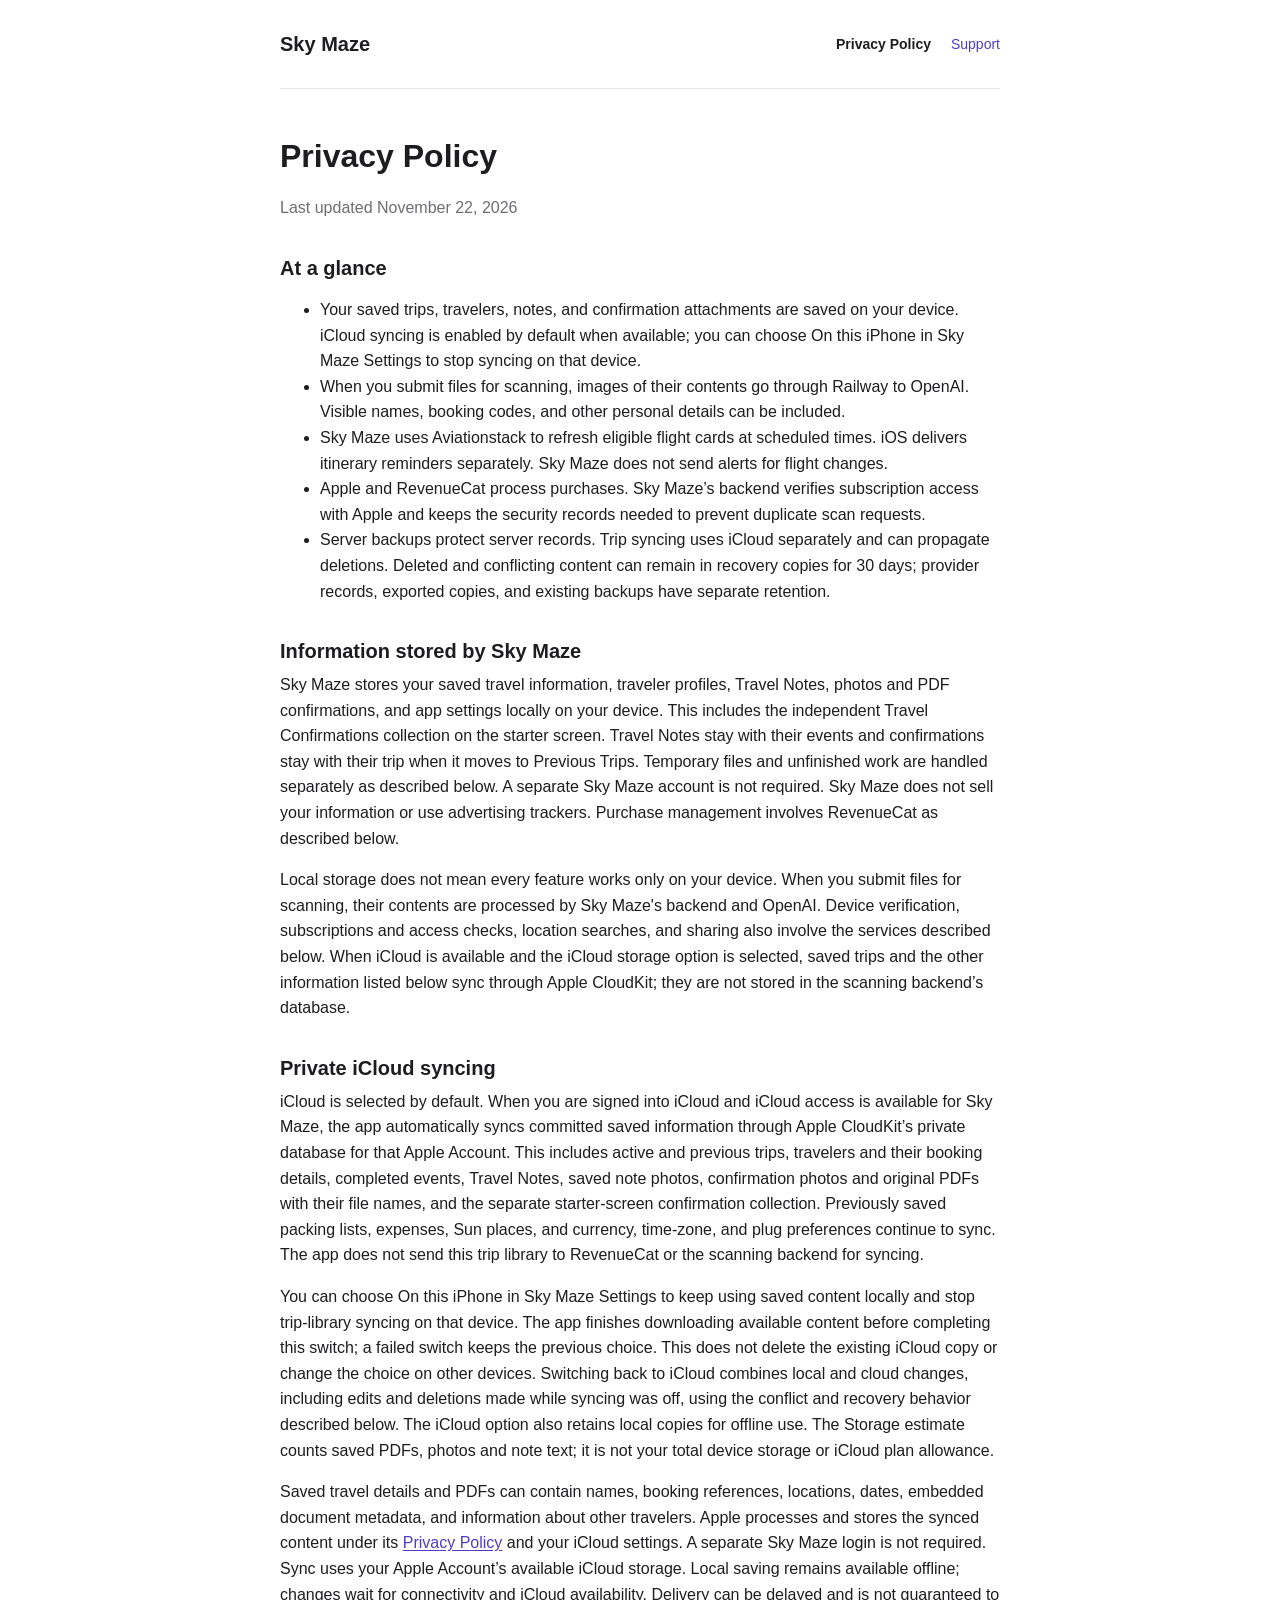
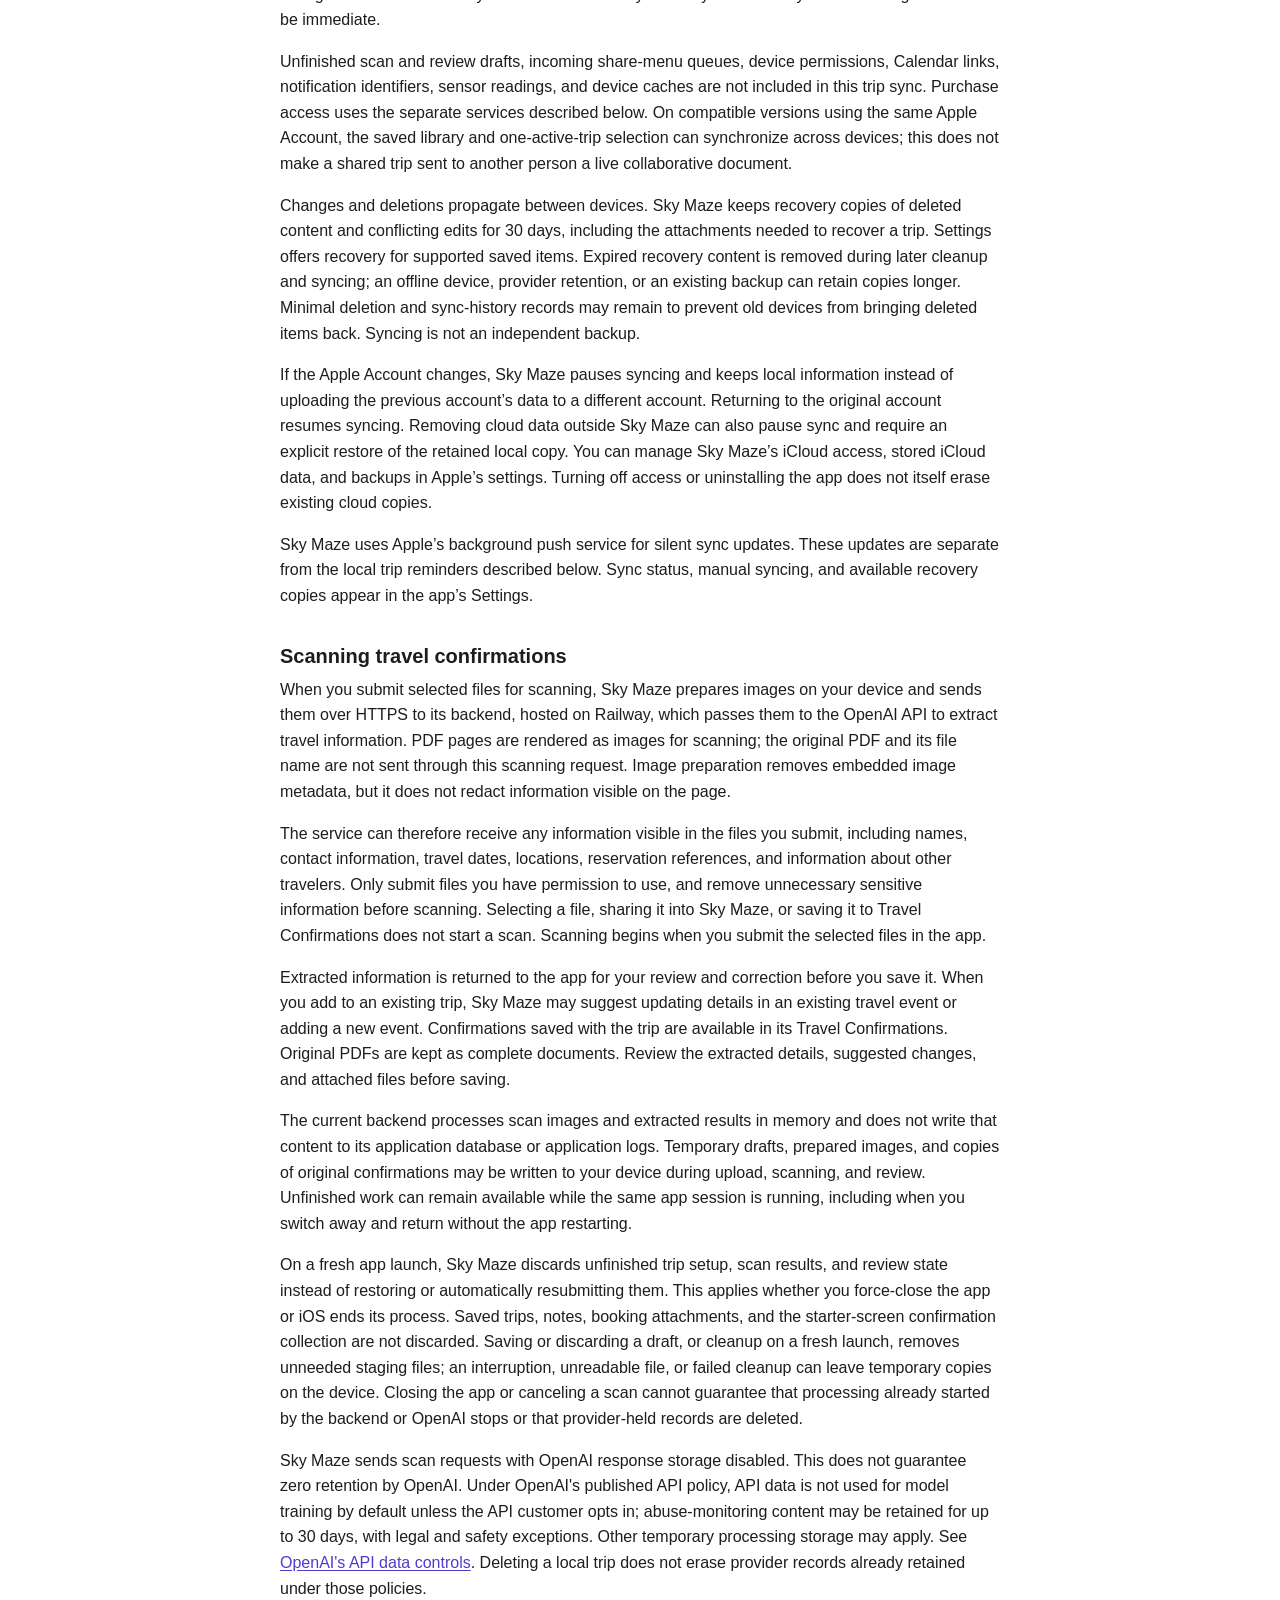
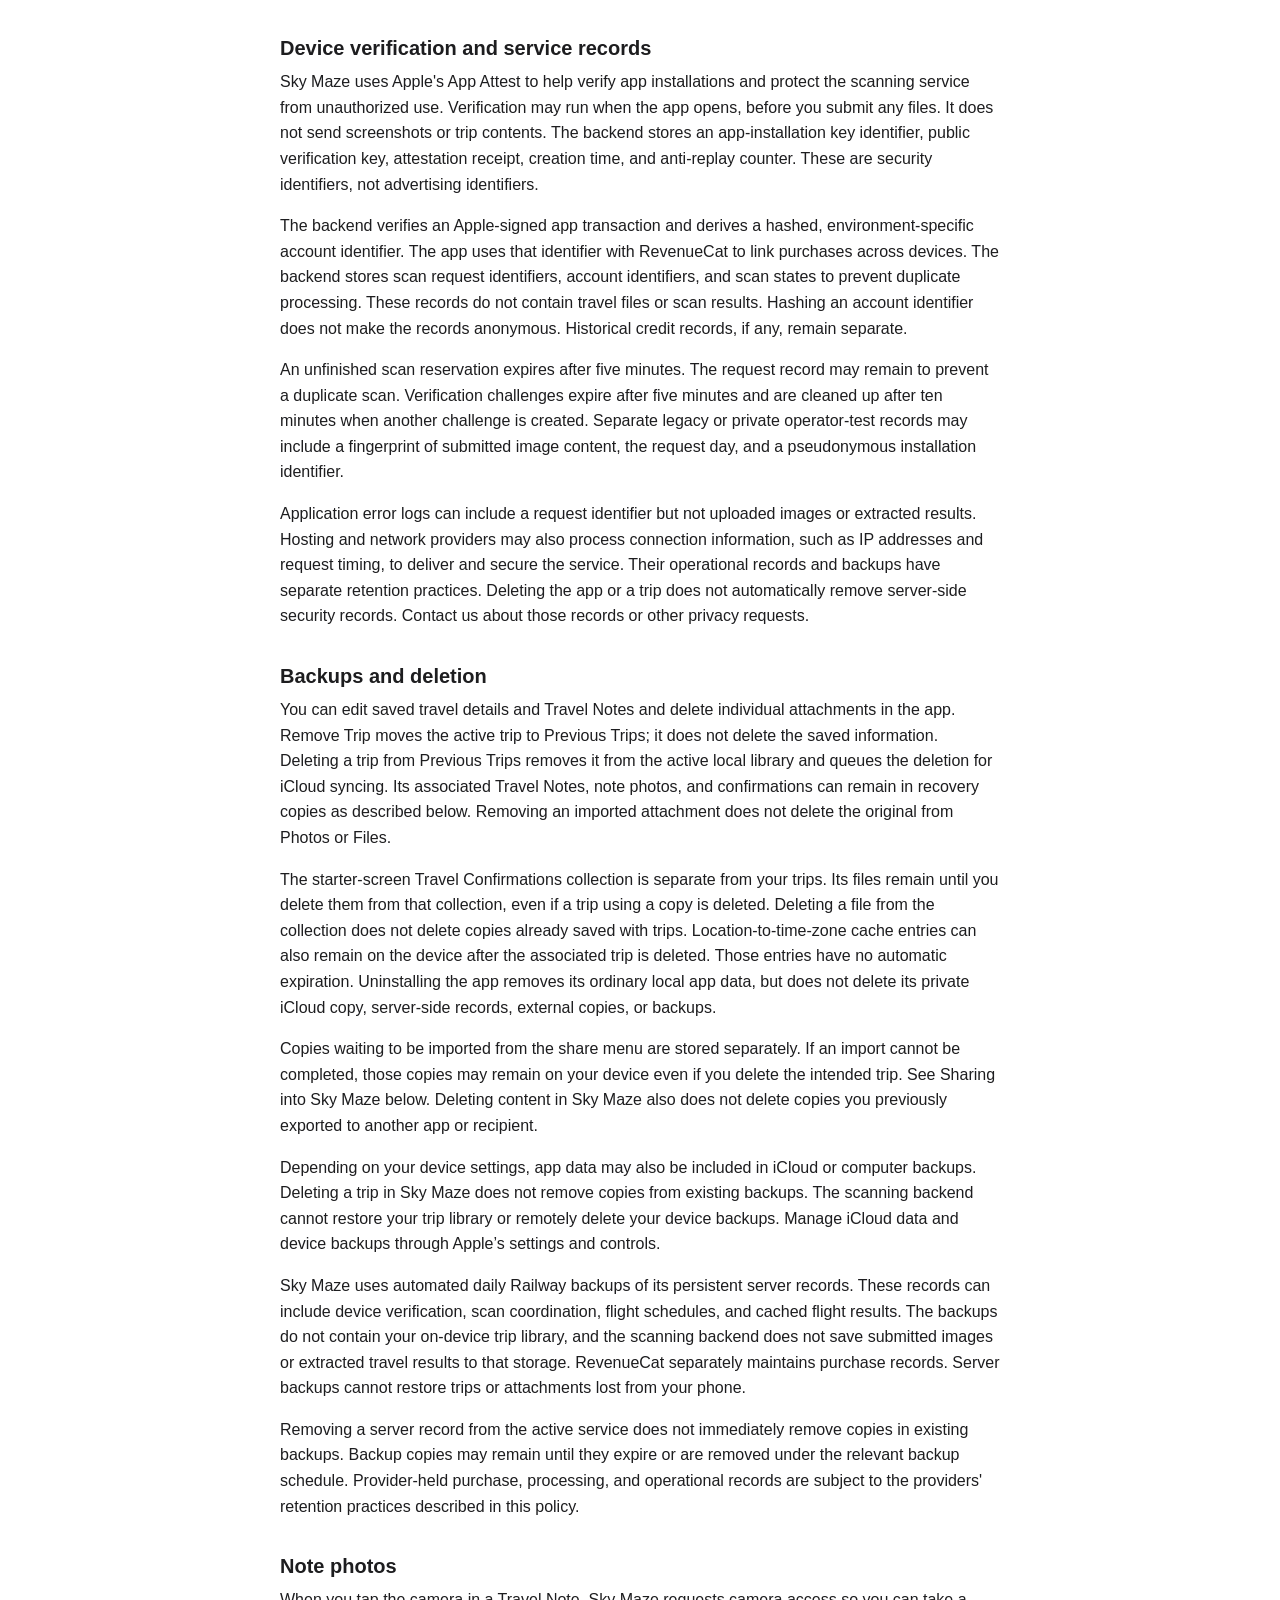
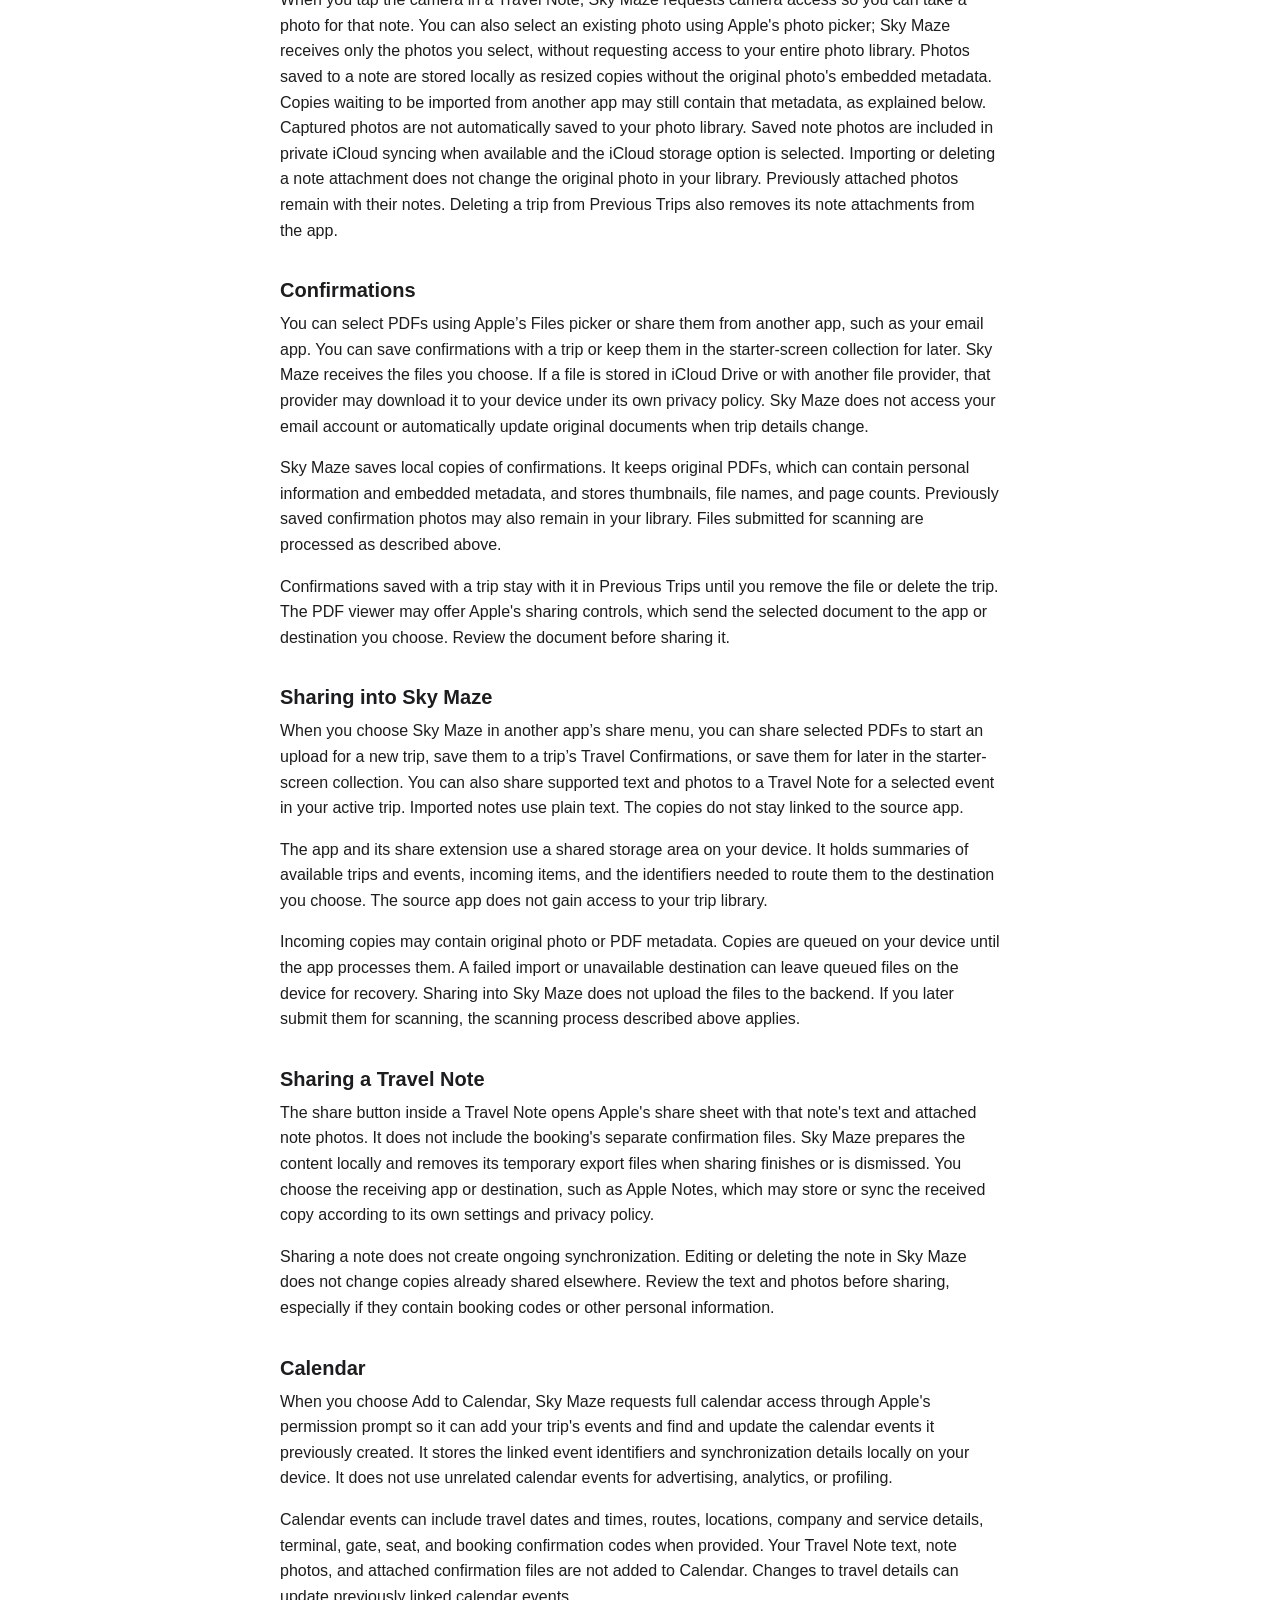
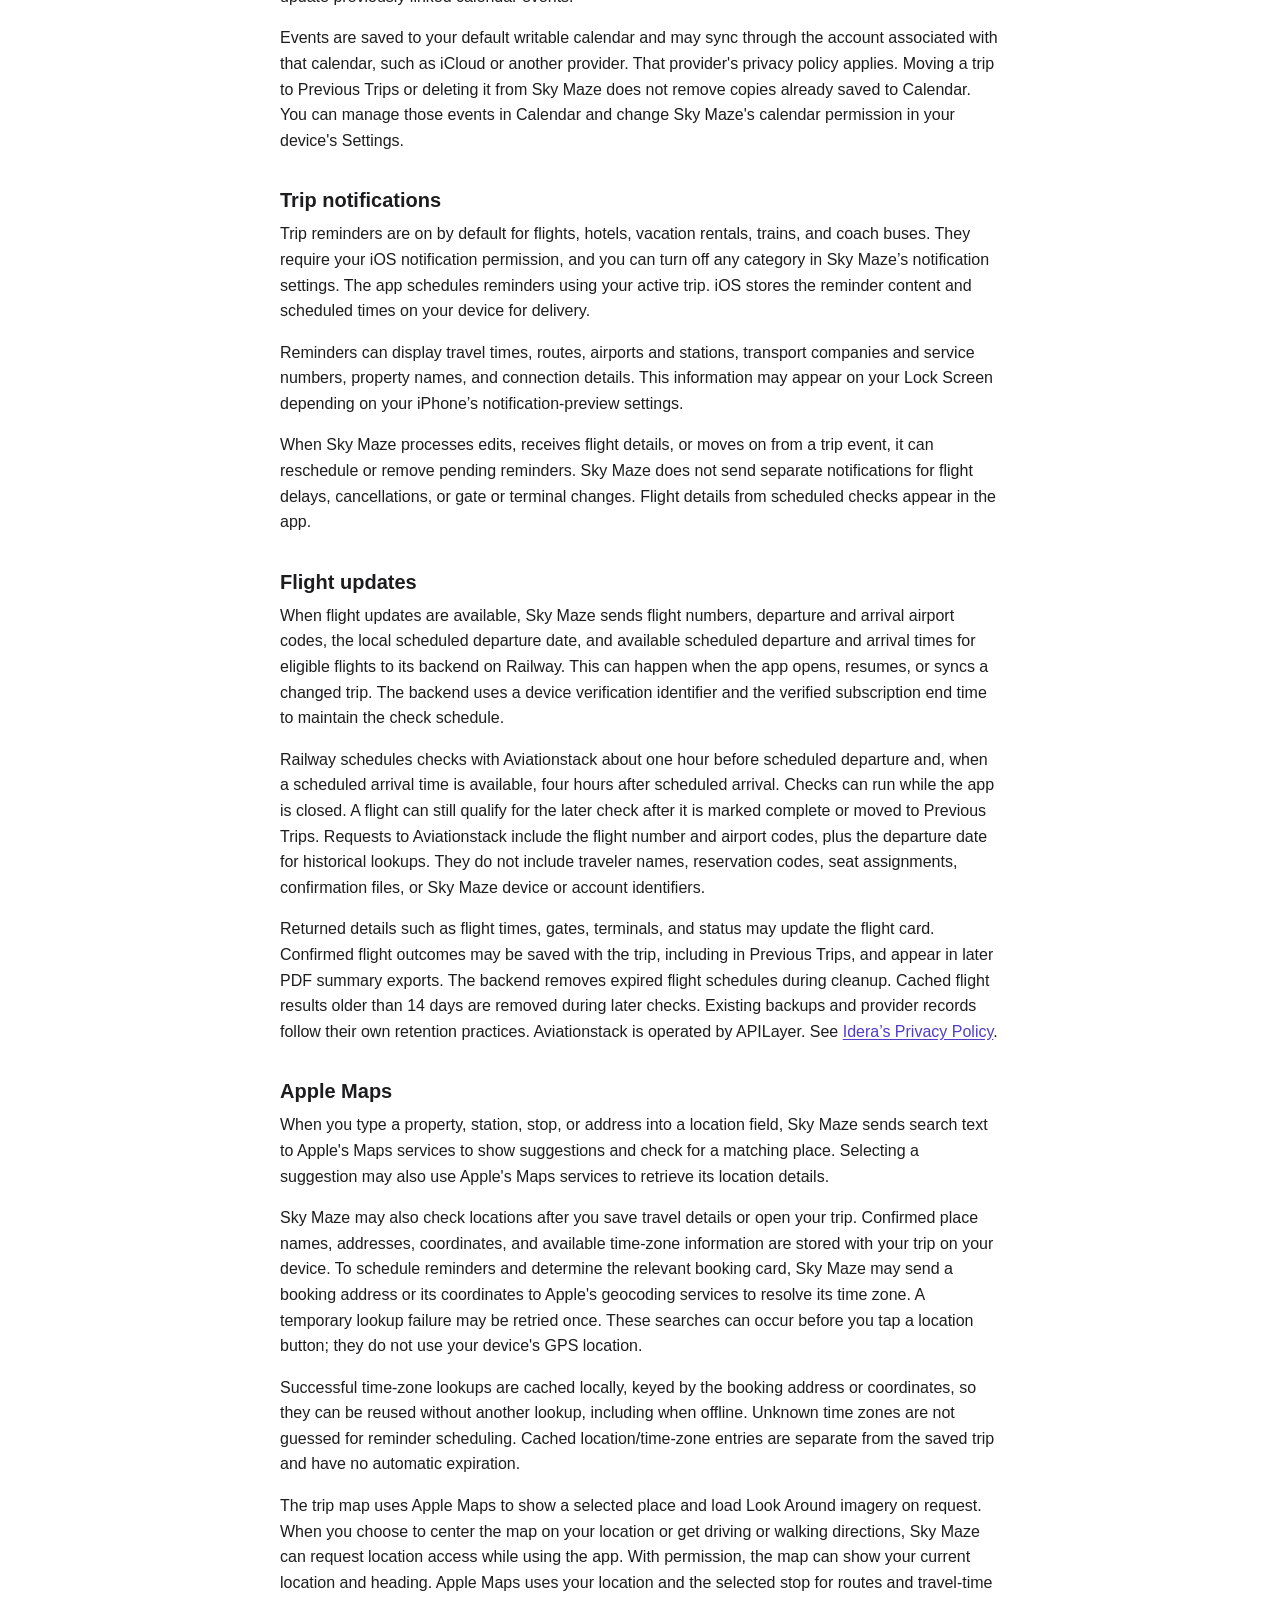
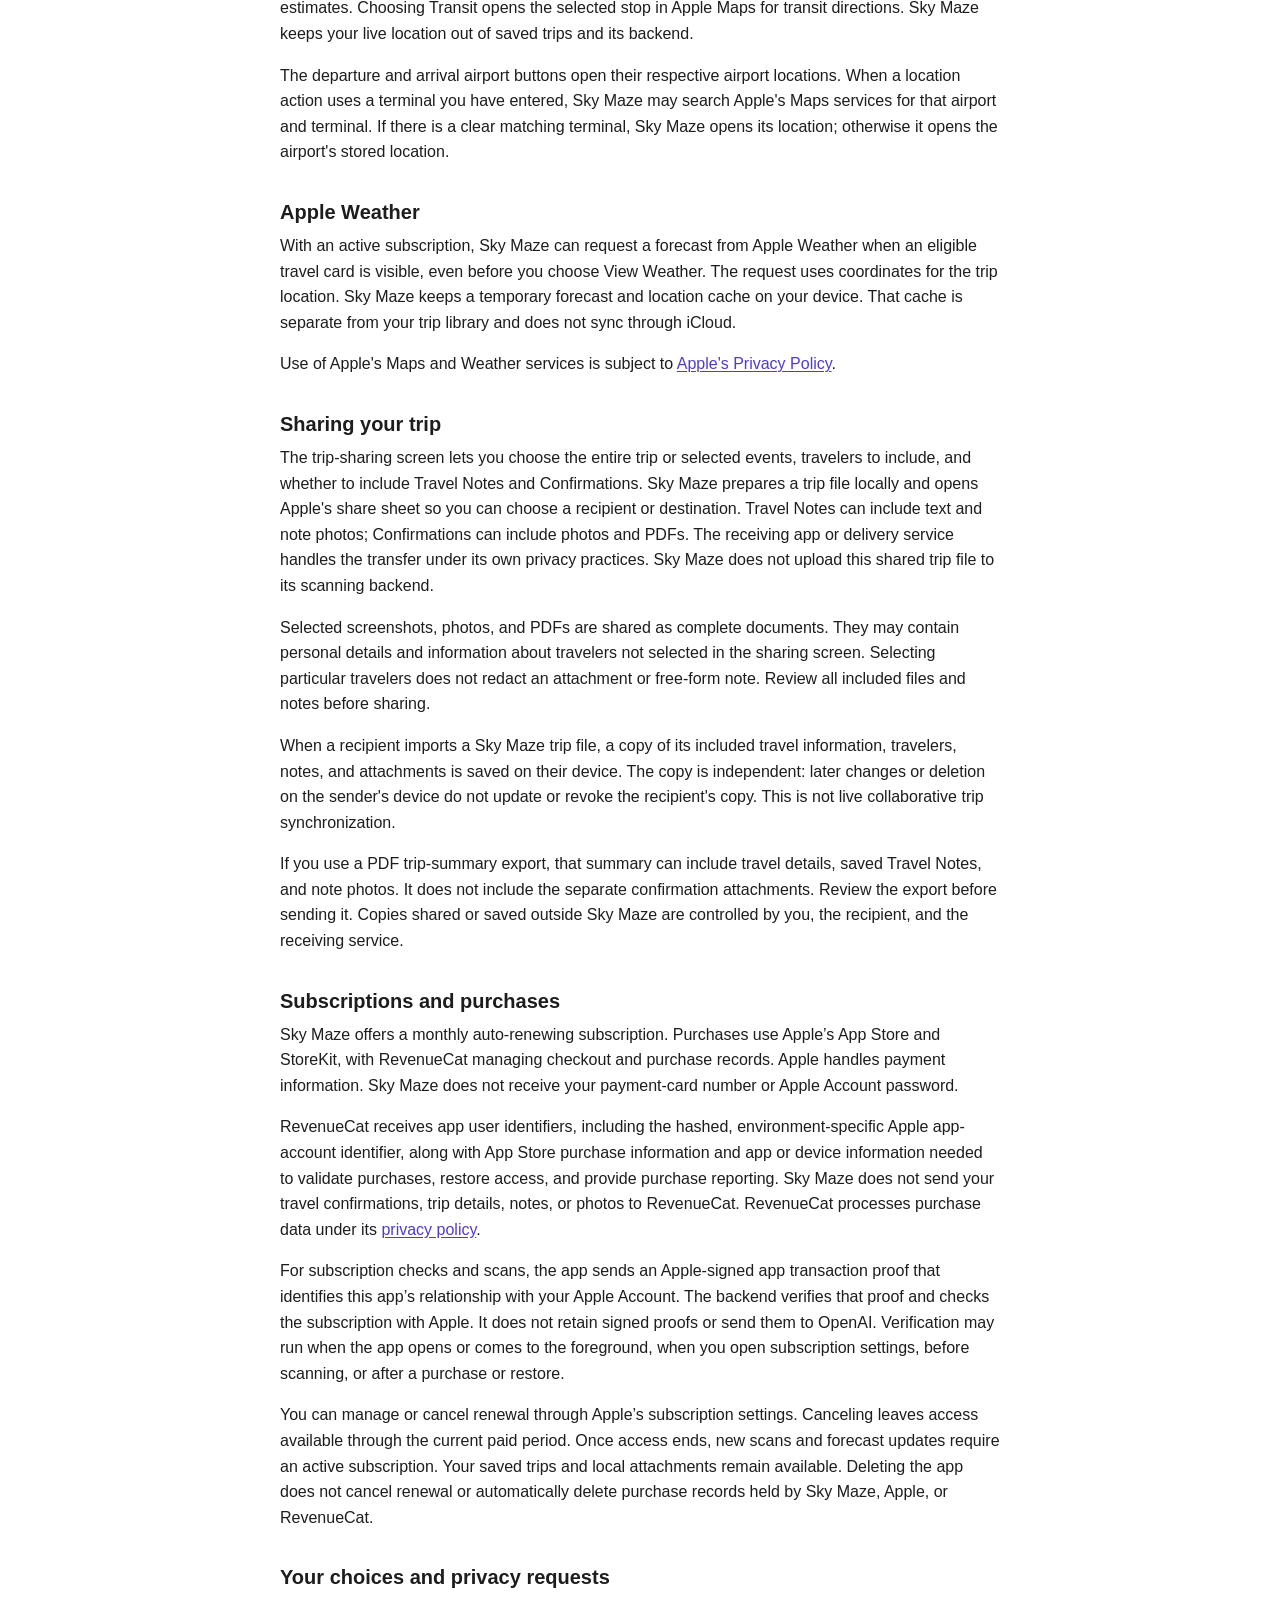
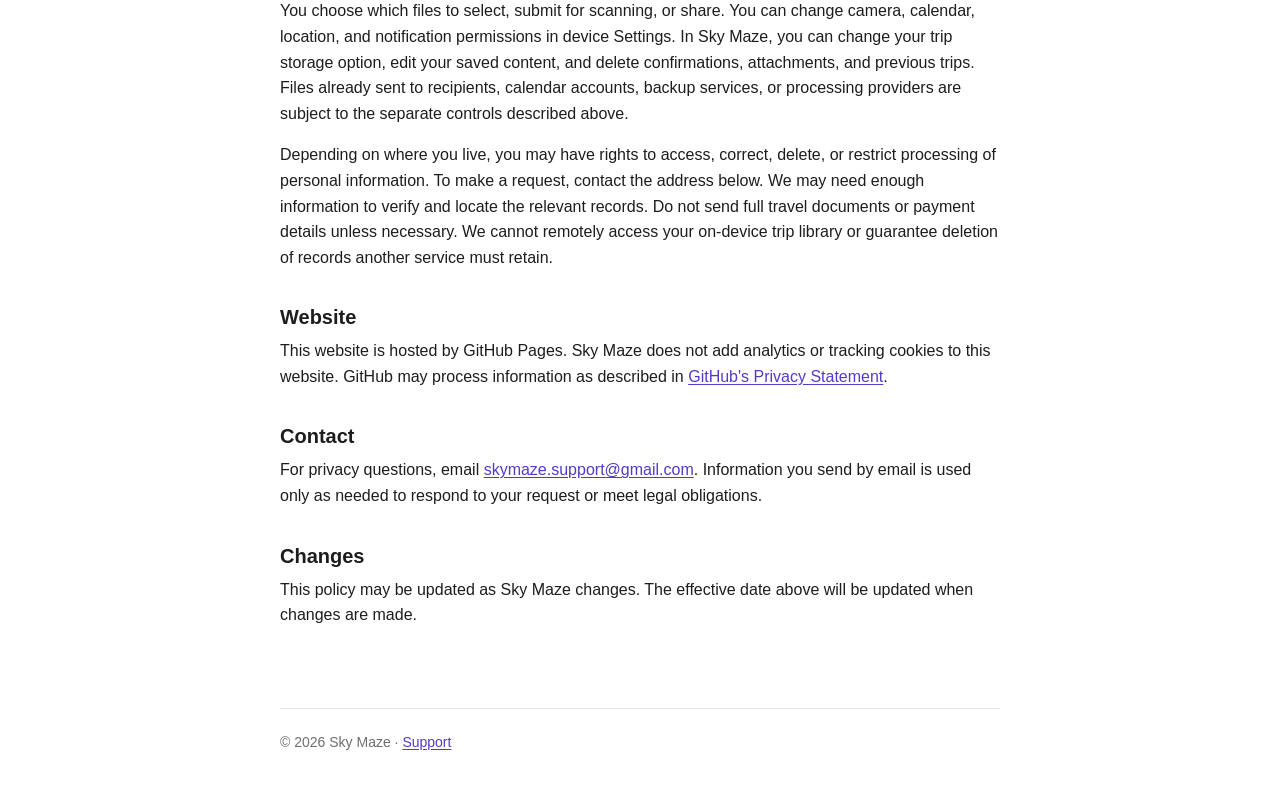
<file: index.html>
<!doctype html>
<html lang="en">
<head>
  <meta charset="utf-8">
  <meta name="viewport" content="width=device-width, initial-scale=1">
  <meta http-equiv="refresh" content="0; url=privacy.html">
  <title>Sky Maze — Privacy Policy</title>
  <link rel="stylesheet" href="styles.css">
</head>
<body>
  <main>
    <h1>Sky Maze</h1>
    <p><a href="privacy.html">Read the Privacy Policy</a></p>
    <p><a href="support.html">Contact Support</a></p>
  </main>
</body>
</html>
</file>
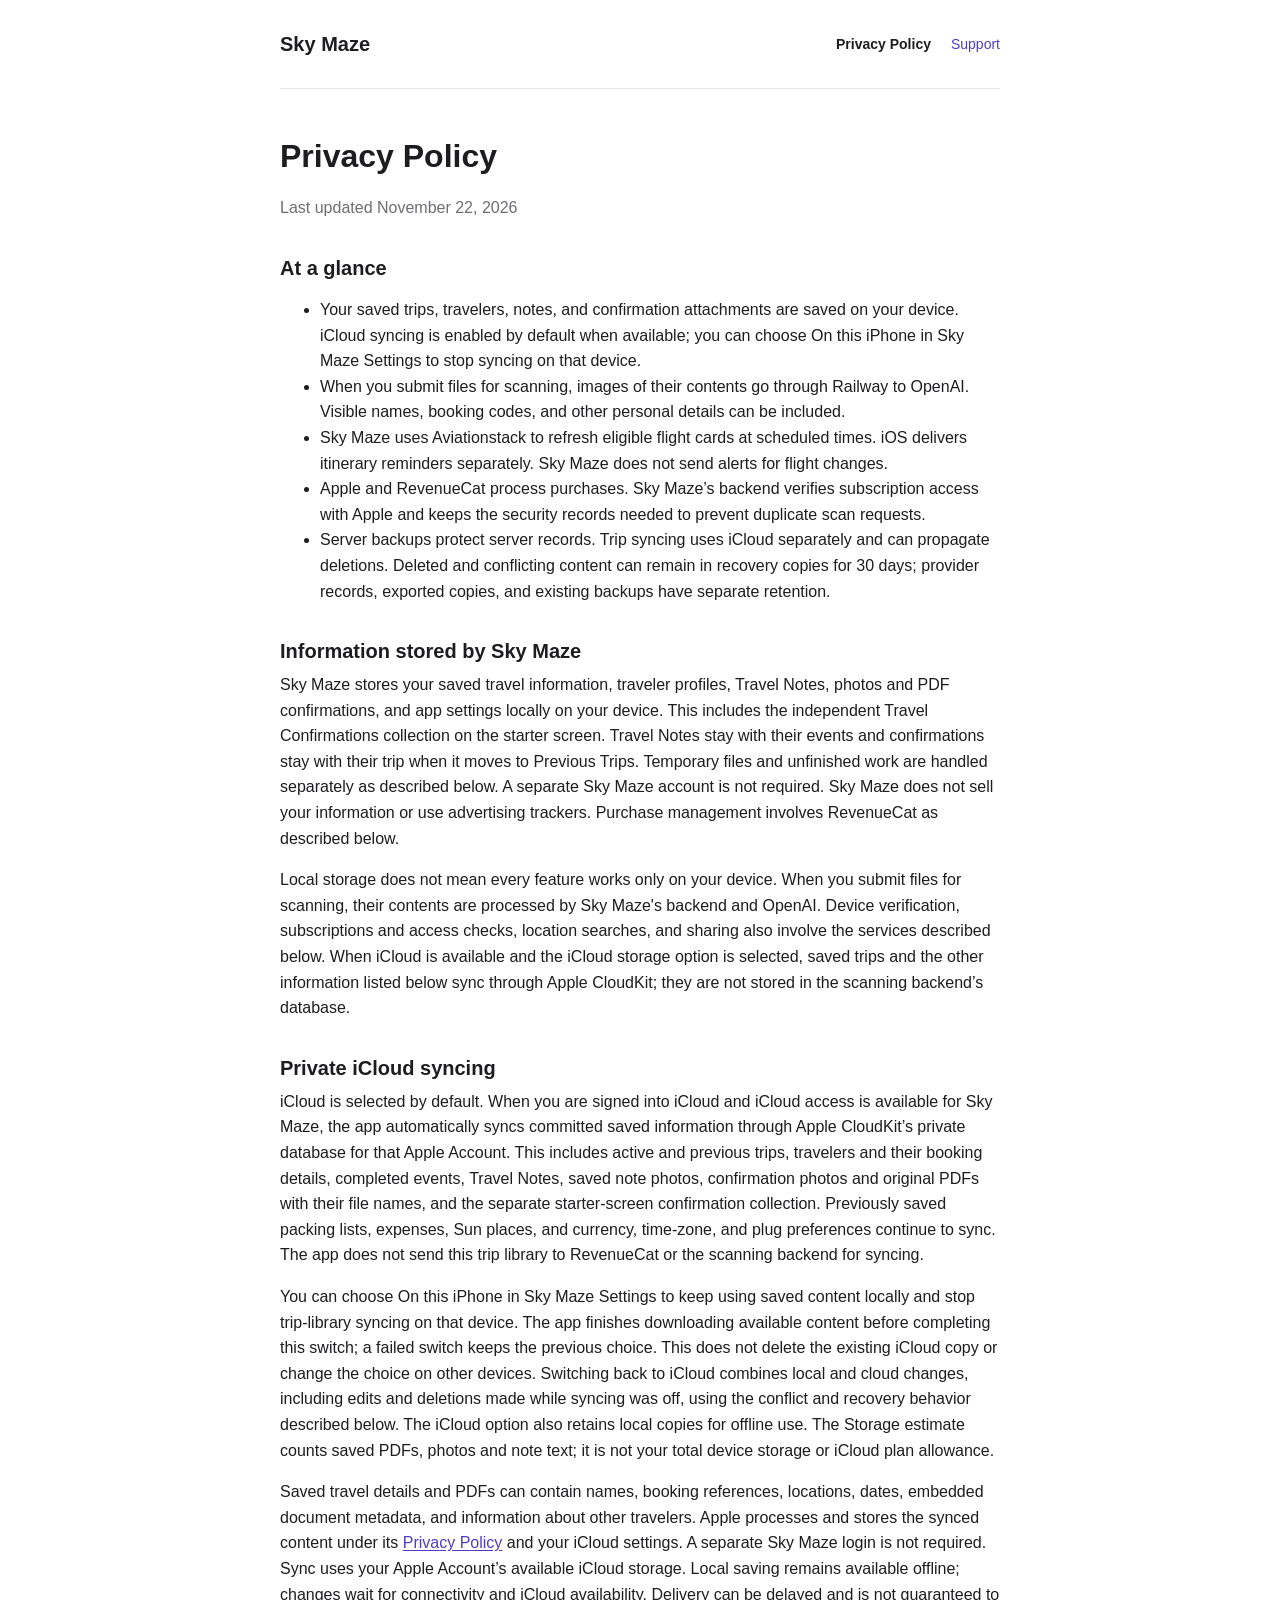
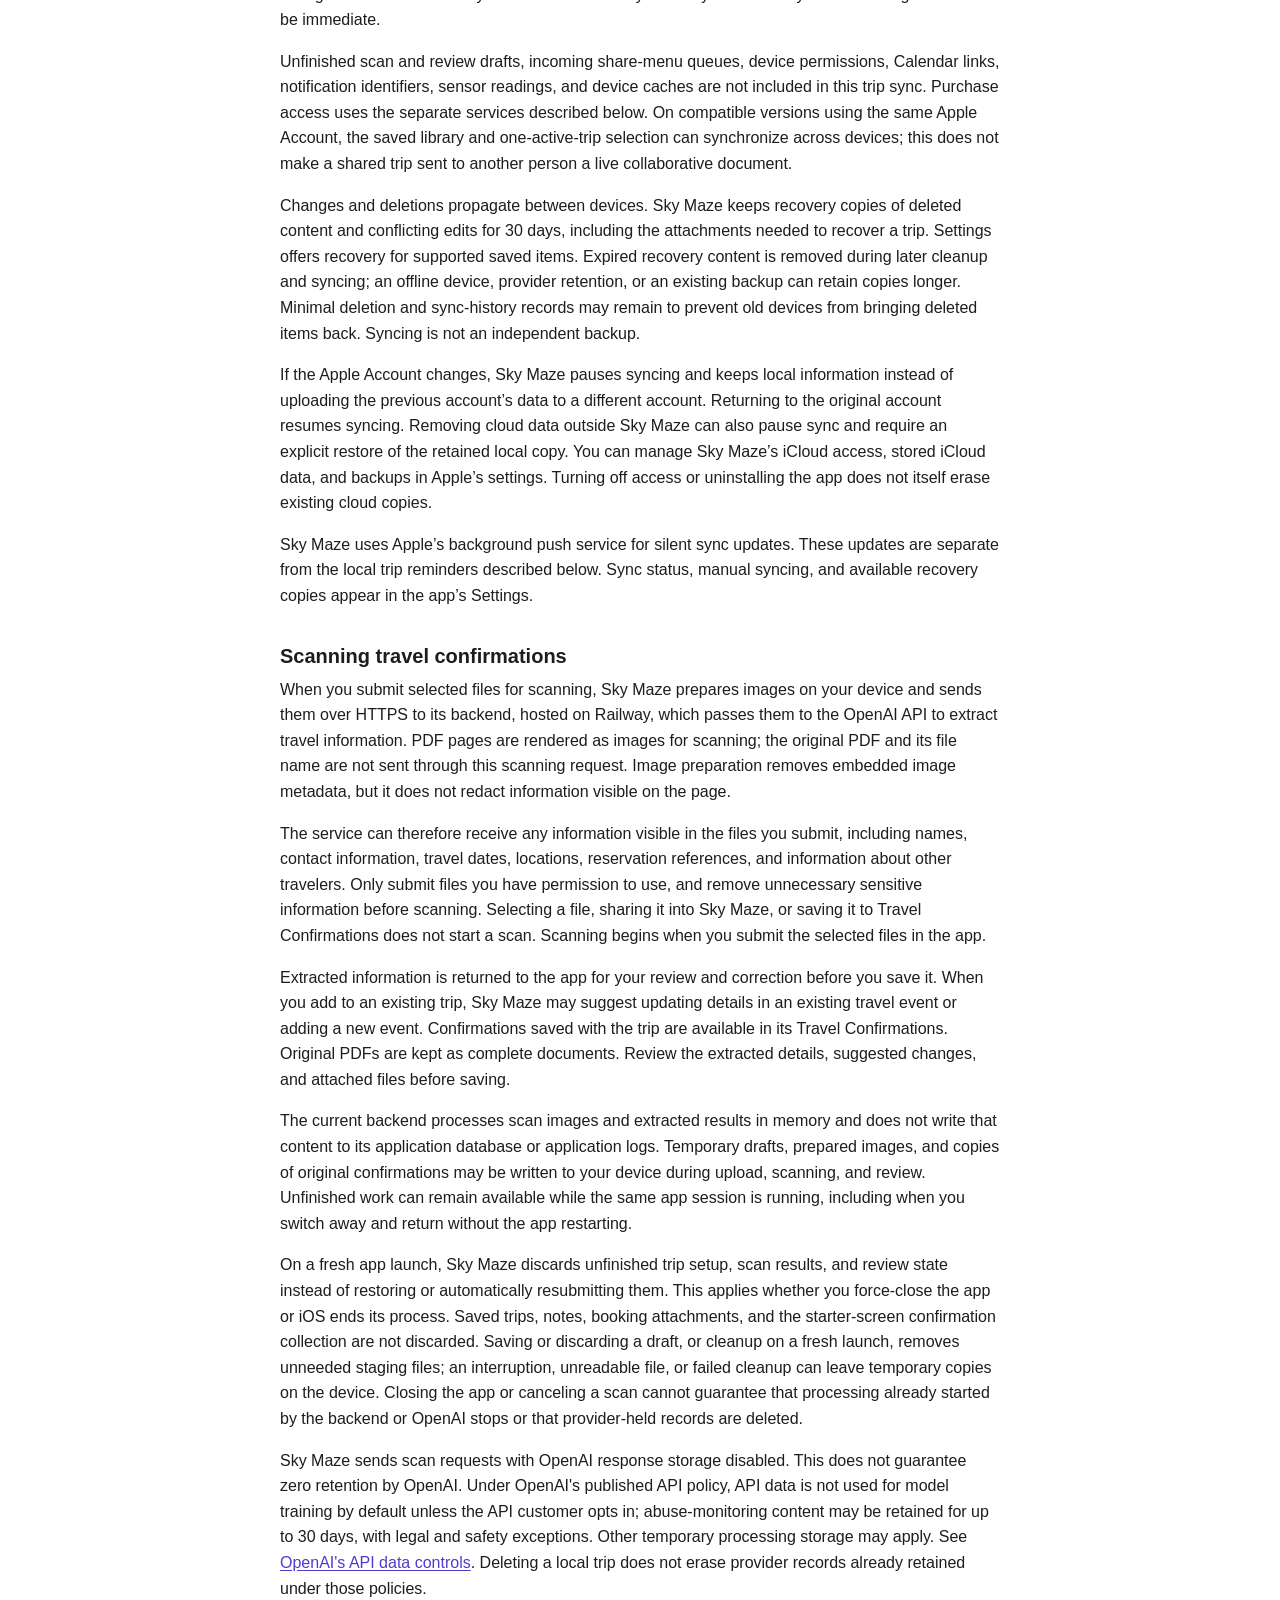
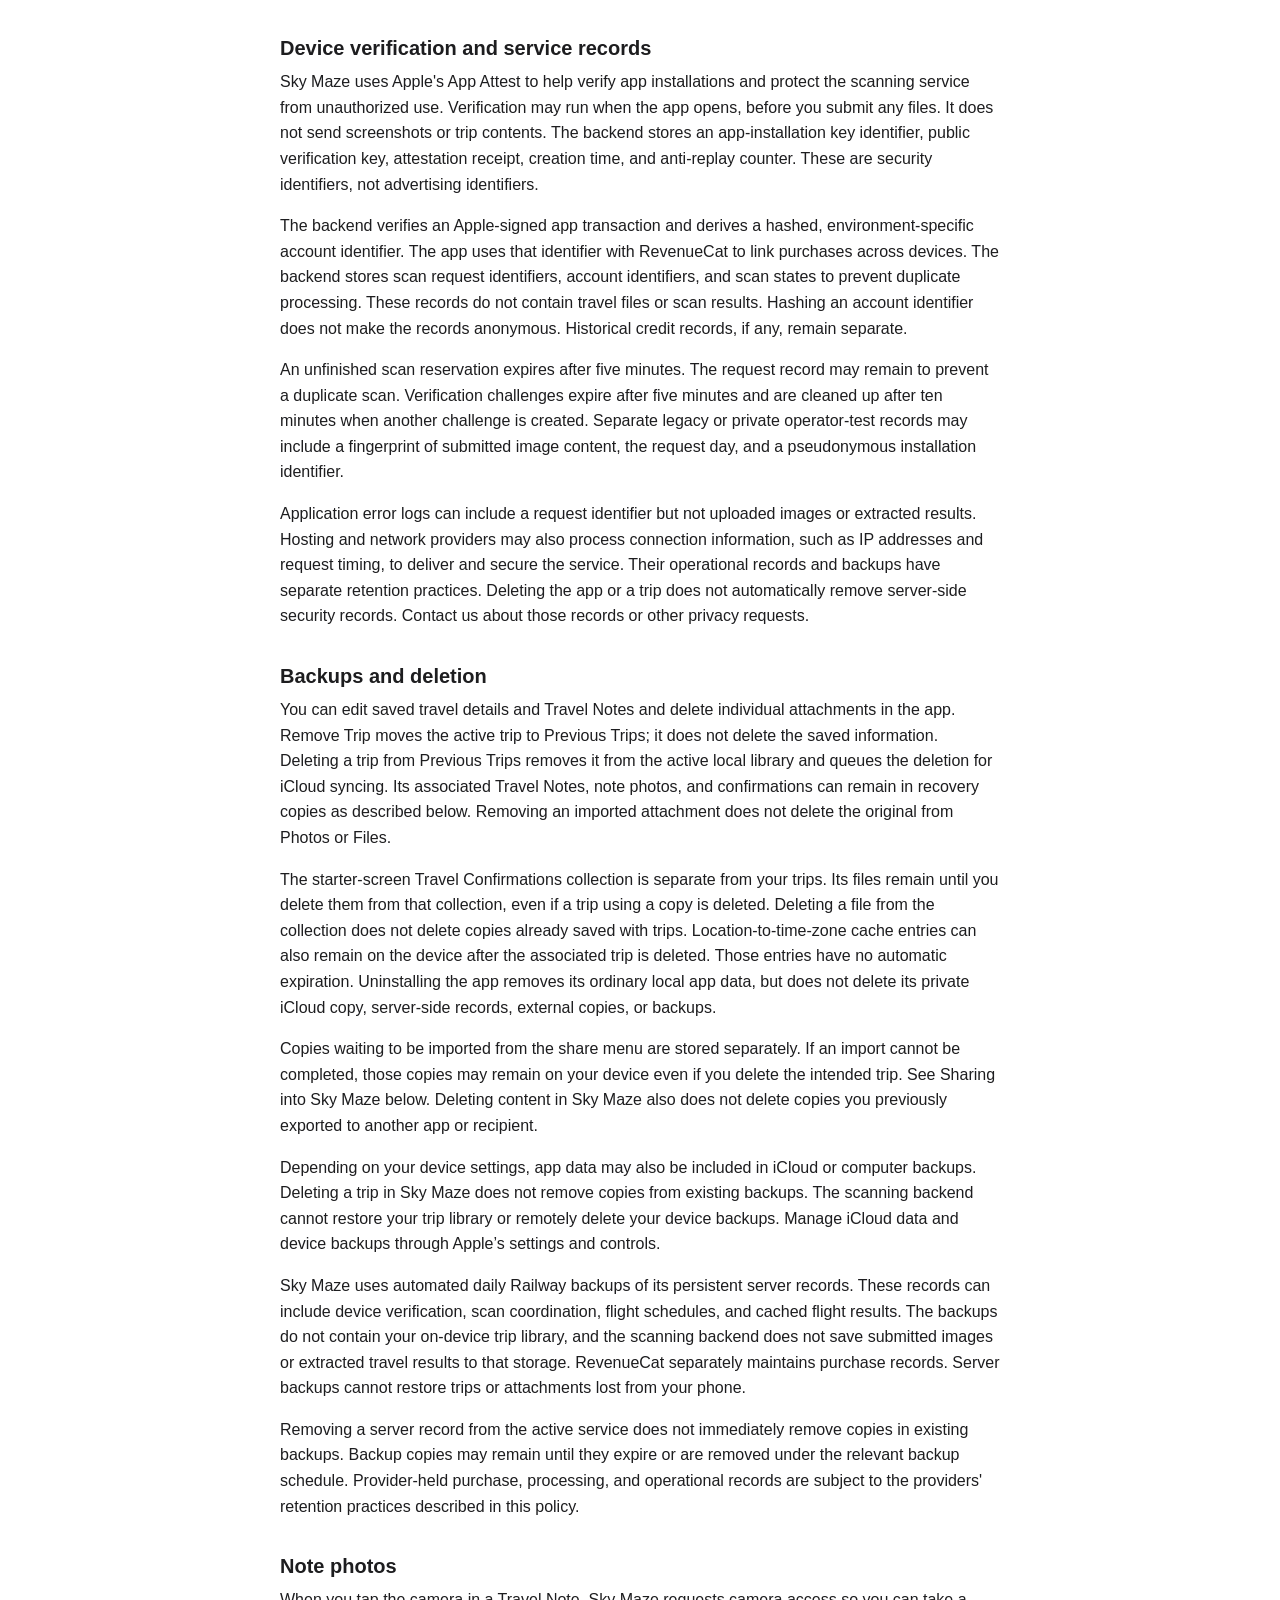
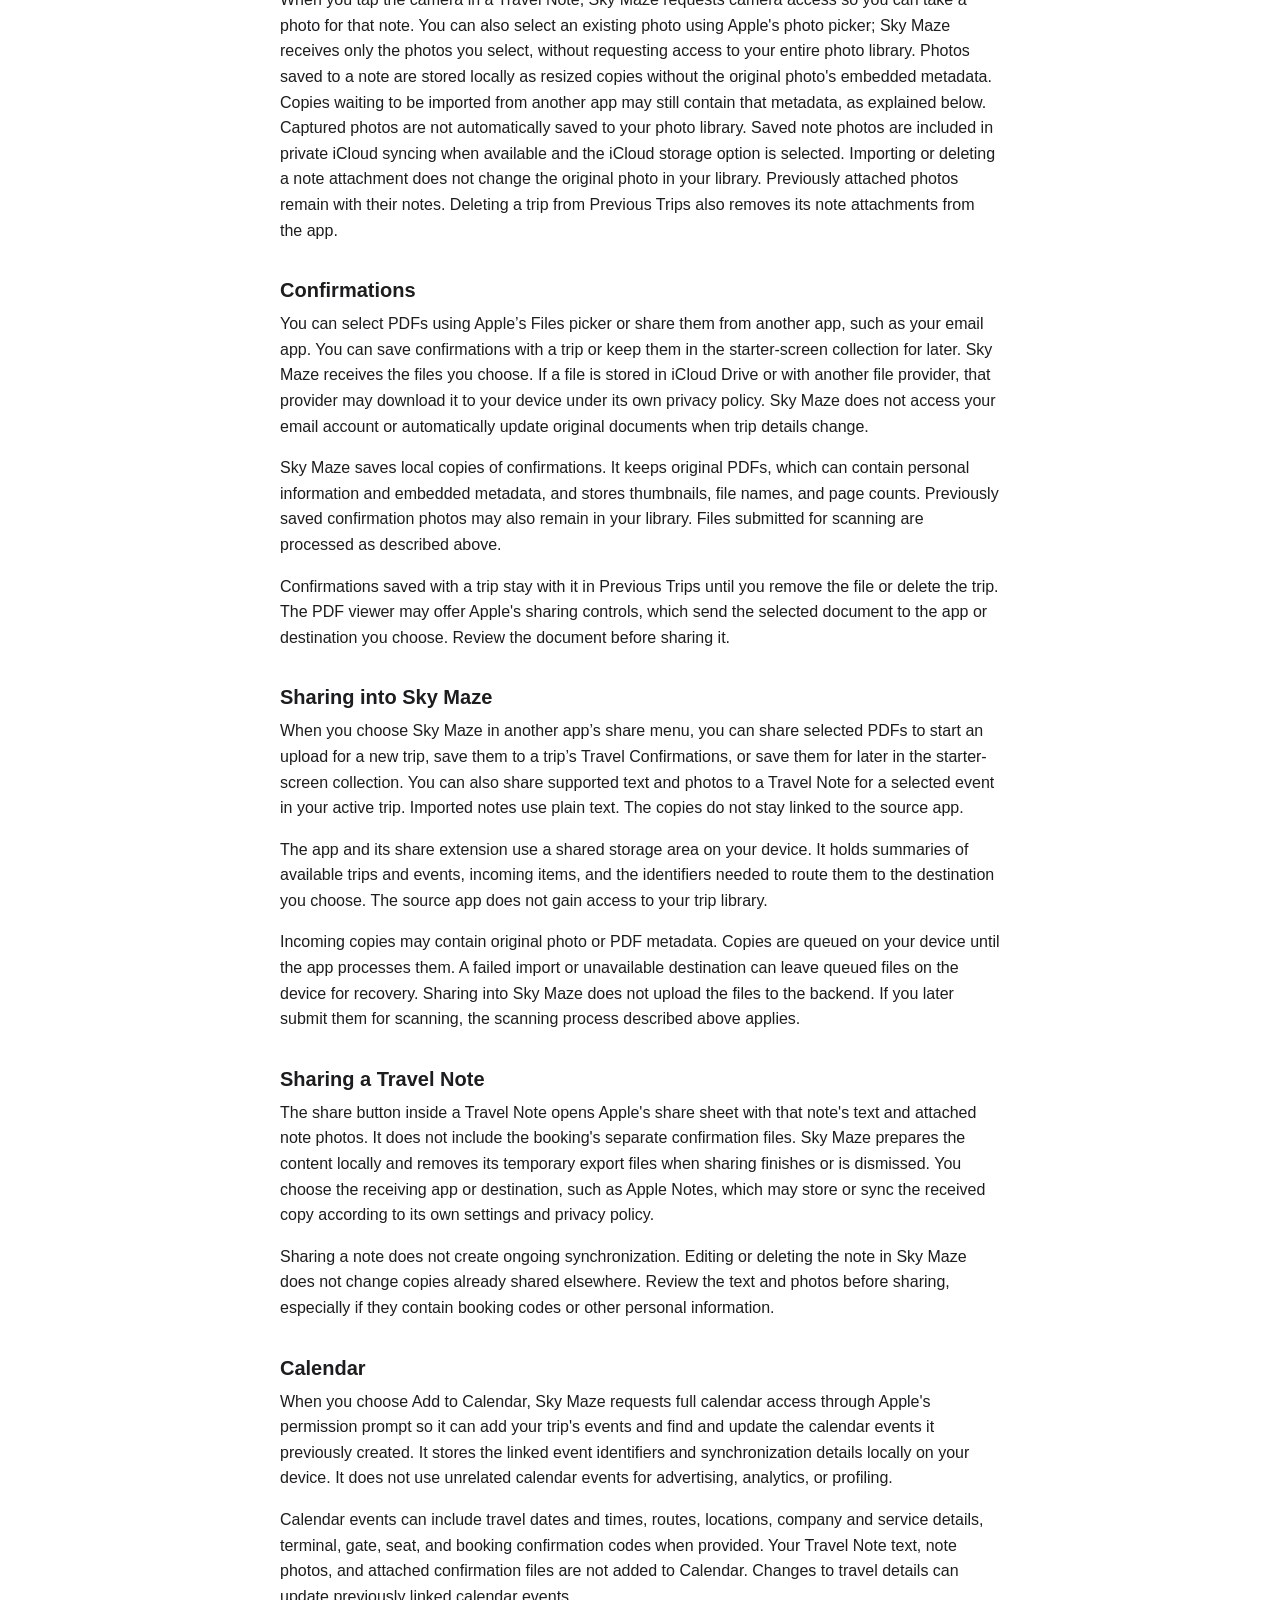
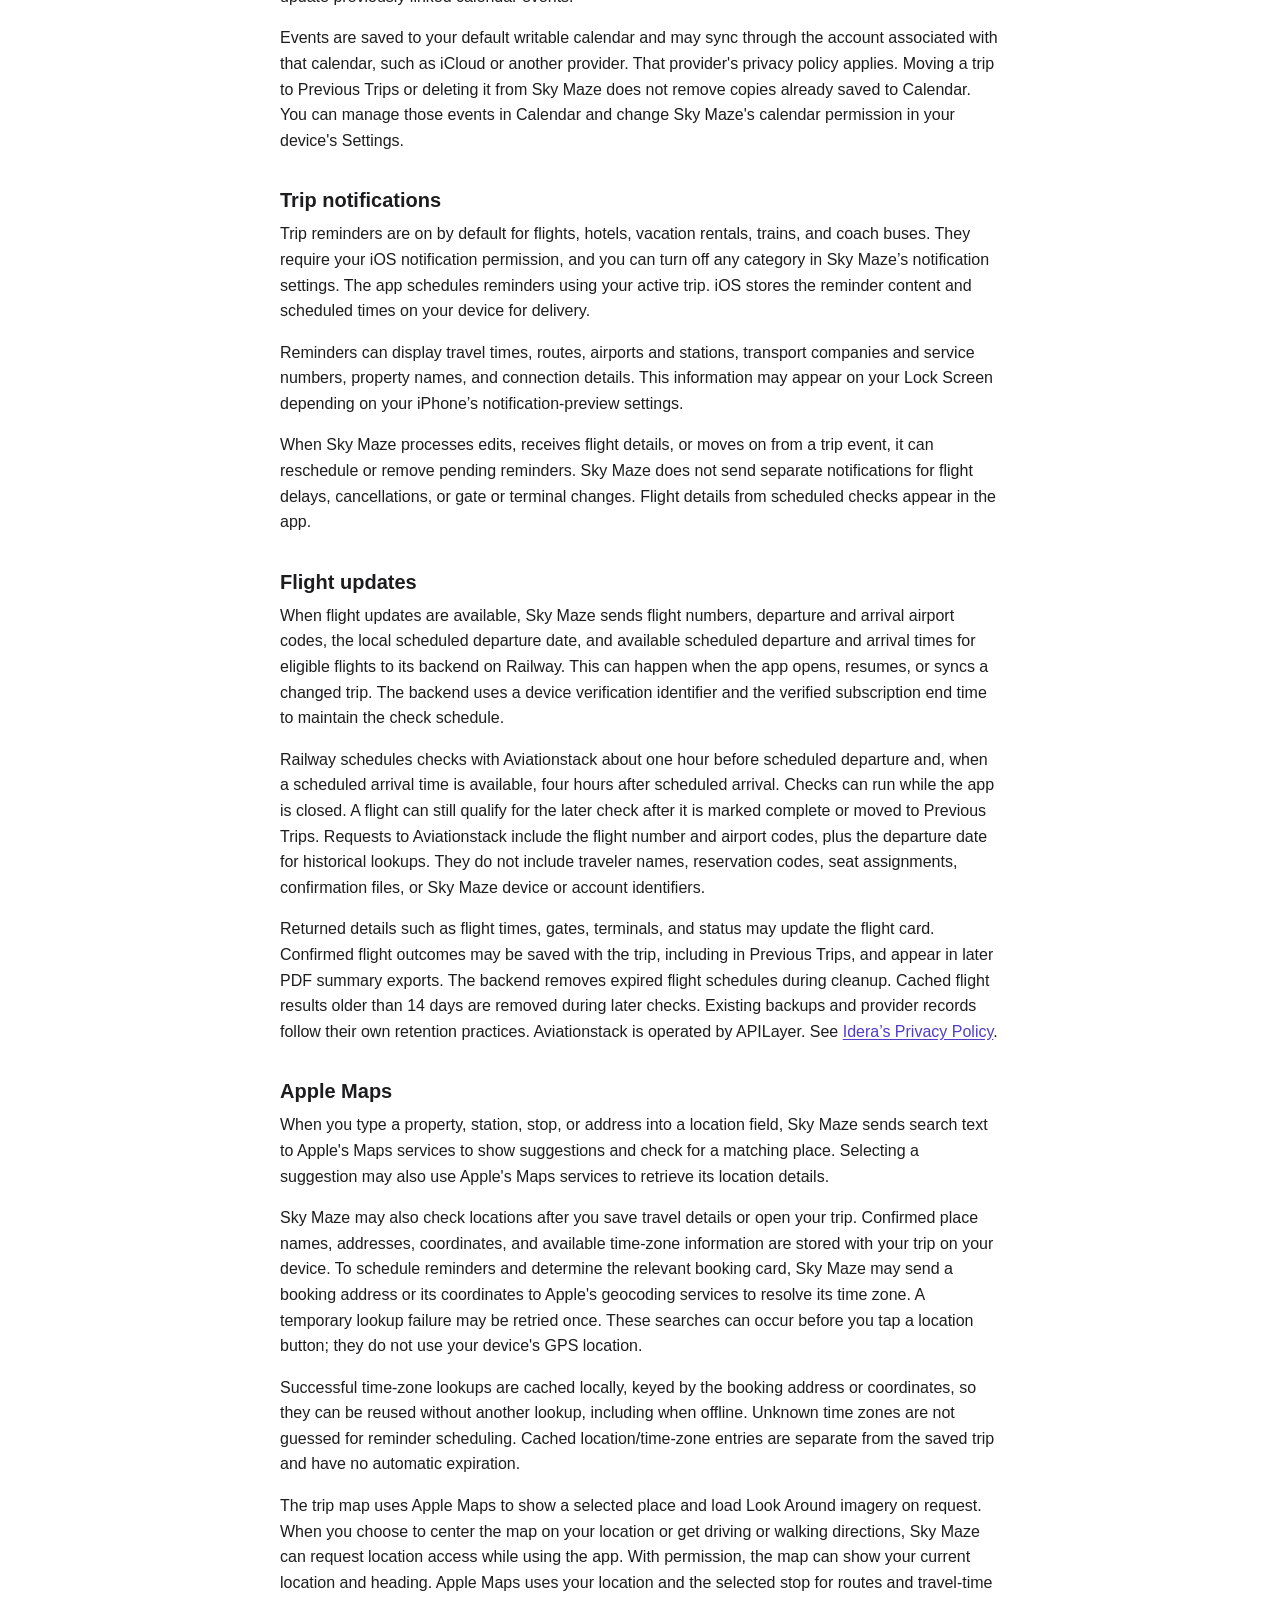
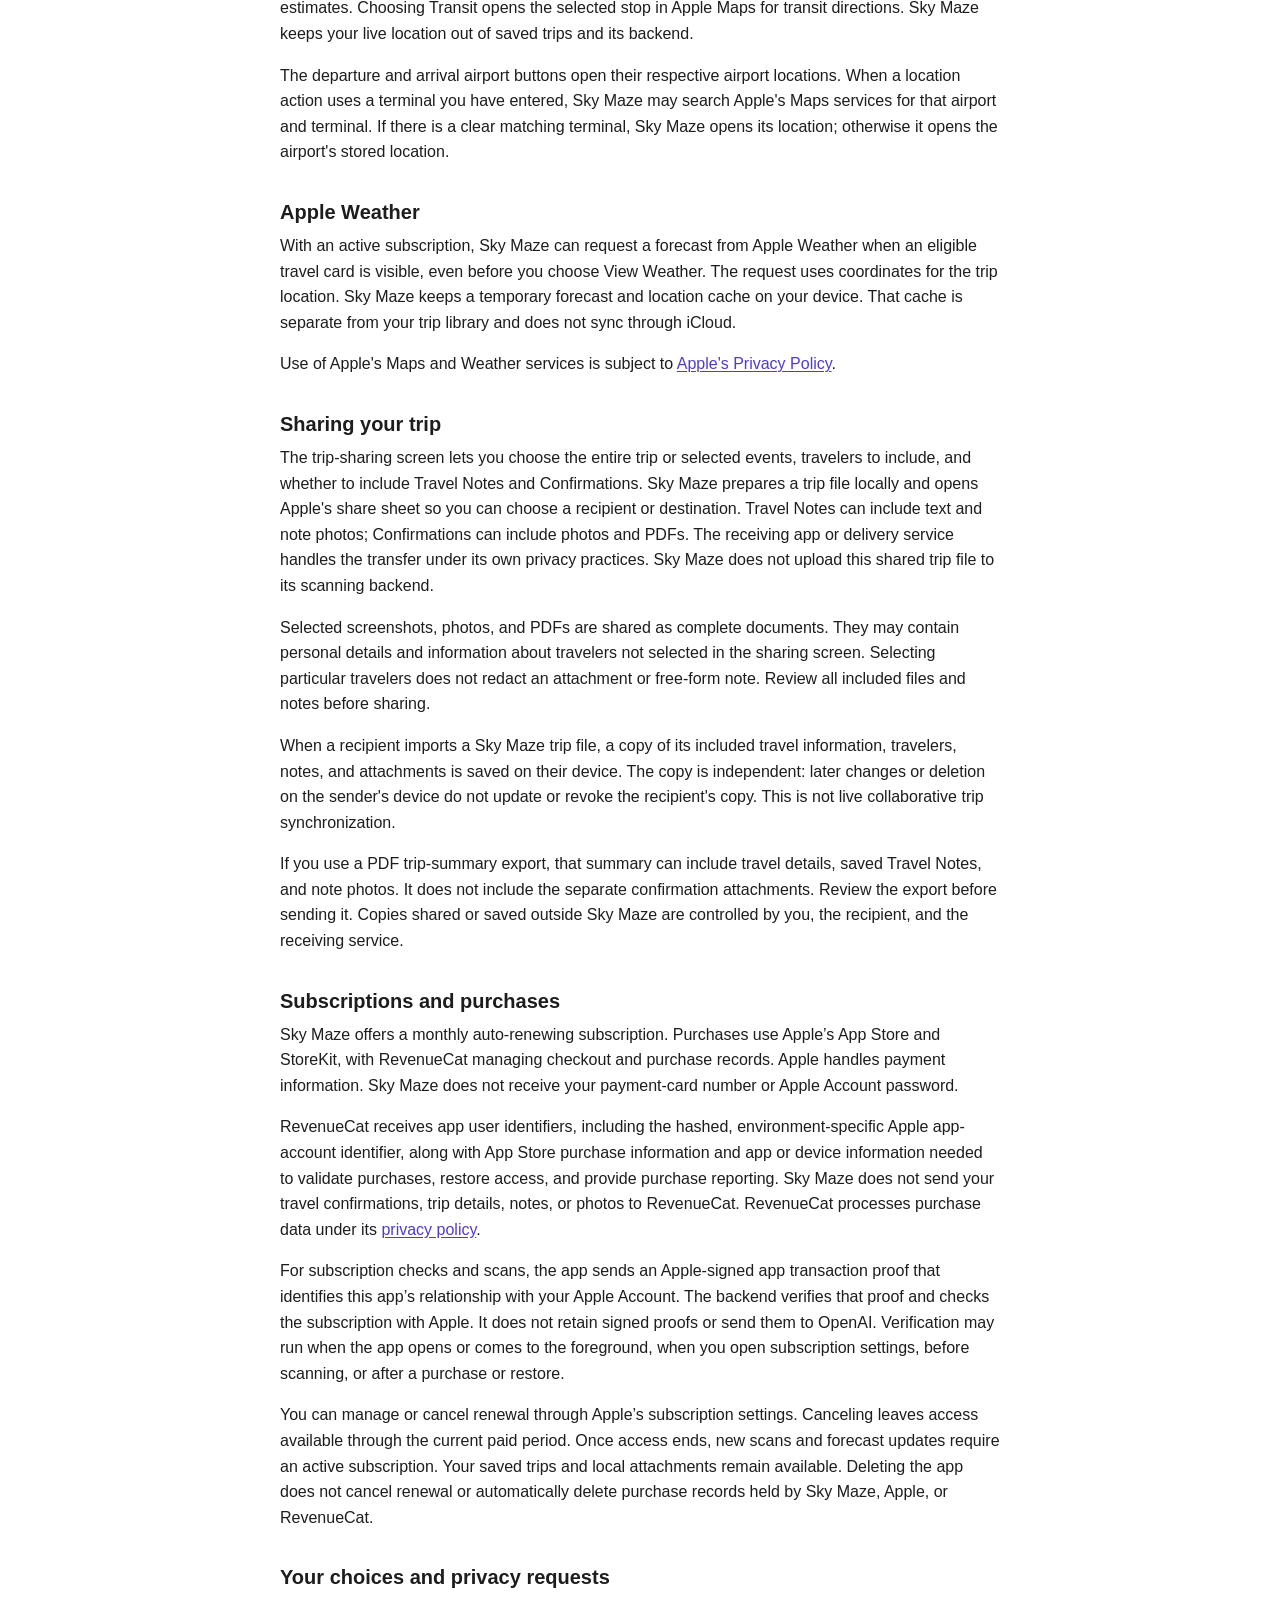
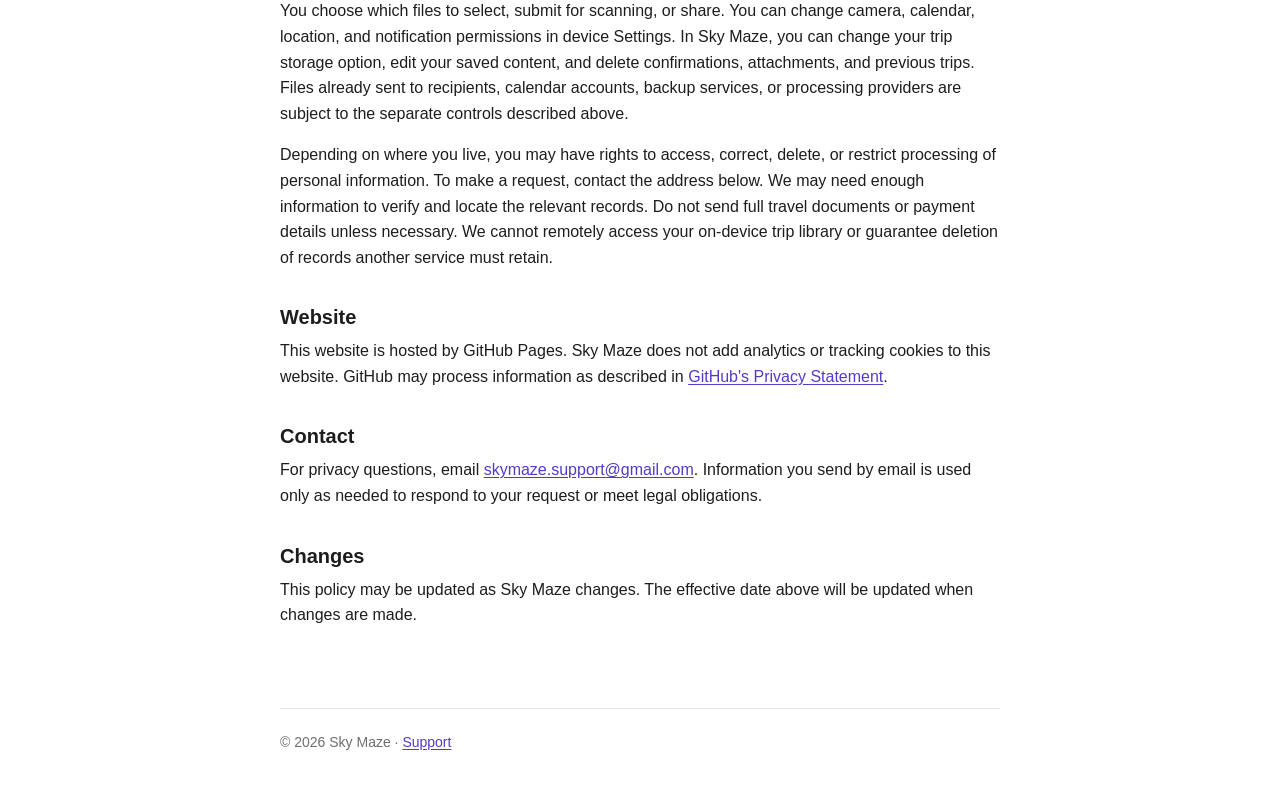
<file: privacy.html>
<!doctype html>
<html lang="en">
<head>
  <meta charset="utf-8">
  <meta name="viewport" content="width=device-width, initial-scale=1">
  <meta name="description" content="Sky Maze Privacy Policy.">
  <title>Privacy Policy — Sky Maze</title>
  <link rel="stylesheet" href="styles.css">
</head>
<body>
  <header>
    <a class="brand" href="index.html">Sky Maze</a>
    <nav aria-label="Main navigation">
      <a href="privacy.html" aria-current="page">Privacy Policy</a>
      <a href="support.html">Support</a>
    </nav>
  </header>

  <main>
    <h1>Privacy Policy</h1>
    <p class="muted">Last updated November 22, 2026</p>

    <h2>At a glance</h2>
    <ul>
      <li>Your saved trips, travelers, notes, and confirmation attachments are saved on your device. iCloud syncing is enabled by default when available; you can choose On this iPhone in Sky Maze Settings to stop syncing on that device.</li>
      <li>When you submit files for scanning, images of their contents go through Railway to OpenAI. Visible names, booking codes, and other personal details can be included.</li>
      <li>Sky Maze uses Aviationstack to refresh eligible flight cards at scheduled times. iOS delivers itinerary reminders separately. Sky Maze does not send alerts for flight changes.</li>
      <li>Apple and RevenueCat process purchases. Sky Maze’s backend verifies subscription access with Apple and keeps the security records needed to prevent duplicate scan requests.</li>
      <li>Server backups protect server records. Trip syncing uses iCloud separately and can propagate deletions. Deleted and conflicting content can remain in recovery copies for 30 days; provider records, exported copies, and existing backups have separate retention.</li>
    </ul>

    <h2>Information stored by Sky Maze</h2>
    <p>Sky Maze stores your saved travel information, traveler profiles, Travel Notes, photos and PDF confirmations, and app settings locally on your device. This includes the independent Travel Confirmations collection on the starter screen. Travel Notes stay with their events and confirmations stay with their trip when it moves to Previous Trips. Temporary files and unfinished work are handled separately as described below. A separate Sky Maze account is not required. Sky Maze does not sell your information or use advertising trackers. Purchase management involves RevenueCat as described below.</p>
    <p>Local storage does not mean every feature works only on your device. When you submit files for scanning, their contents are processed by Sky Maze's backend and OpenAI. Device verification, subscriptions and access checks, location searches, and sharing also involve the services described below. When iCloud is available and the iCloud storage option is selected, saved trips and the other information listed below sync through Apple CloudKit; they are not stored in the scanning backend’s database.</p>

    <h2>Private iCloud syncing</h2>
    <p>iCloud is selected by default. When you are signed into iCloud and iCloud access is available for Sky Maze, the app automatically syncs committed saved information through Apple CloudKit’s private database for that Apple Account. This includes active and previous trips, travelers and their booking details, completed events, Travel Notes, saved note photos, confirmation photos and original PDFs with their file names, and the separate starter-screen confirmation collection. Previously saved packing lists, expenses, Sun places, and currency, time-zone, and plug preferences continue to sync. The app does not send this trip library to RevenueCat or the scanning backend for syncing.</p>
    <p>You can choose On this iPhone in Sky Maze Settings to keep using saved content locally and stop trip-library syncing on that device. The app finishes downloading available content before completing this switch; a failed switch keeps the previous choice. This does not delete the existing iCloud copy or change the choice on other devices. Switching back to iCloud combines local and cloud changes, including edits and deletions made while syncing was off, using the conflict and recovery behavior described below. The iCloud option also retains local copies for offline use. The Storage estimate counts saved PDFs, photos and note text; it is not your total device storage or iCloud plan allowance.</p>
    <p>Saved travel details and PDFs can contain names, booking references, locations, dates, embedded document metadata, and information about other travelers. Apple processes and stores the synced content under its <a href="https://www.apple.com/legal/privacy/">Privacy Policy</a> and your iCloud settings. A separate Sky Maze login is not required. Sync uses your Apple Account’s available iCloud storage. Local saving remains available offline; changes wait for connectivity and iCloud availability. Delivery can be delayed and is not guaranteed to be immediate.</p>
    <p>Unfinished scan and review drafts, incoming share-menu queues, device permissions, Calendar links, notification identifiers, sensor readings, and device caches are not included in this trip sync. Purchase access uses the separate services described below. On compatible versions using the same Apple Account, the saved library and one-active-trip selection can synchronize across devices; this does not make a shared trip sent to another person a live collaborative document.</p>
    <p>Changes and deletions propagate between devices. Sky Maze keeps recovery copies of deleted content and conflicting edits for 30 days, including the attachments needed to recover a trip. Settings offers recovery for supported saved items. Expired recovery content is removed during later cleanup and syncing; an offline device, provider retention, or an existing backup can retain copies longer. Minimal deletion and sync-history records may remain to prevent old devices from bringing deleted items back. Syncing is not an independent backup.</p>
    <p>If the Apple Account changes, Sky Maze pauses syncing and keeps local information instead of uploading the previous account’s data to a different account. Returning to the original account resumes syncing. Removing cloud data outside Sky Maze can also pause sync and require an explicit restore of the retained local copy. You can manage Sky Maze’s iCloud access, stored iCloud data, and backups in Apple’s settings. Turning off access or uninstalling the app does not itself erase existing cloud copies.</p>
    <p>Sky Maze uses Apple’s background push service for silent sync updates. These updates are separate from the local trip reminders described below. Sync status, manual syncing, and available recovery copies appear in the app’s Settings.</p>

    <h2>Scanning travel confirmations</h2>
    <p>When you submit selected files for scanning, Sky Maze prepares images on your device and sends them over HTTPS to its backend, hosted on Railway, which passes them to the OpenAI API to extract travel information. PDF pages are rendered as images for scanning; the original PDF and its file name are not sent through this scanning request. Image preparation removes embedded image metadata, but it does not redact information visible on the page.</p>
    <p>The service can therefore receive any information visible in the files you submit, including names, contact information, travel dates, locations, reservation references, and information about other travelers. Only submit files you have permission to use, and remove unnecessary sensitive information before scanning. Selecting a file, sharing it into Sky Maze, or saving it to Travel Confirmations does not start a scan. Scanning begins when you submit the selected files in the app.</p>
    <p>Extracted information is returned to the app for your review and correction before you save it. When you add to an existing trip, Sky Maze may suggest updating details in an existing travel event or adding a new event. Confirmations saved with the trip are available in its Travel Confirmations. Original PDFs are kept as complete documents. Review the extracted details, suggested changes, and attached files before saving.</p>
    <p>The current backend processes scan images and extracted results in memory and does not write that content to its application database or application logs. Temporary drafts, prepared images, and copies of original confirmations may be written to your device during upload, scanning, and review. Unfinished work can remain available while the same app session is running, including when you switch away and return without the app restarting.</p>
    <p>On a fresh app launch, Sky Maze discards unfinished trip setup, scan results, and review state instead of restoring or automatically resubmitting them. This applies whether you force-close the app or iOS ends its process. Saved trips, notes, booking attachments, and the starter-screen confirmation collection are not discarded. Saving or discarding a draft, or cleanup on a fresh launch, removes unneeded staging files; an interruption, unreadable file, or failed cleanup can leave temporary copies on the device. Closing the app or canceling a scan cannot guarantee that processing already started by the backend or OpenAI stops or that provider-held records are deleted.</p>
    <p>Sky Maze sends scan requests with OpenAI response storage disabled. This does not guarantee zero retention by OpenAI. Under OpenAI's published API policy, API data is not used for model training by default unless the API customer opts in; abuse-monitoring content may be retained for up to 30 days, with legal and safety exceptions. Other temporary processing storage may apply. See <a href="https://developers.openai.com/api/docs/guides/your-data">OpenAI's API data controls</a>. Deleting a local trip does not erase provider records already retained under those policies.</p>

    <h2>Device verification and service records</h2>
    <p>Sky Maze uses Apple's App Attest to help verify app installations and protect the scanning service from unauthorized use. Verification may run when the app opens, before you submit any files. It does not send screenshots or trip contents. The backend stores an app-installation key identifier, public verification key, attestation receipt, creation time, and anti-replay counter. These are security identifiers, not advertising identifiers.</p>
    <p>The backend verifies an Apple-signed app transaction and derives a hashed, environment-specific account identifier. The app uses that identifier with RevenueCat to link purchases across devices. The backend stores scan request identifiers, account identifiers, and scan states to prevent duplicate processing. These records do not contain travel files or scan results. Hashing an account identifier does not make the records anonymous. Historical credit records, if any, remain separate.</p>
    <p>An unfinished scan reservation expires after five minutes. The request record may remain to prevent a duplicate scan. Verification challenges expire after five minutes and are cleaned up after ten minutes when another challenge is created. Separate legacy or private operator-test records may include a fingerprint of submitted image content, the request day, and a pseudonymous installation identifier.</p>
    <p>Application error logs can include a request identifier but not uploaded images or extracted results. Hosting and network providers may also process connection information, such as IP addresses and request timing, to deliver and secure the service. Their operational records and backups have separate retention practices. Deleting the app or a trip does not automatically remove server-side security records. Contact us about those records or other privacy requests.</p>

    <h2>Backups and deletion</h2>
    <p>You can edit saved travel details and Travel Notes and delete individual attachments in the app. Remove Trip moves the active trip to Previous Trips; it does not delete the saved information. Deleting a trip from Previous Trips removes it from the active local library and queues the deletion for iCloud syncing. Its associated Travel Notes, note photos, and confirmations can remain in recovery copies as described below. Removing an imported attachment does not delete the original from Photos or Files.</p>
    <p>The starter-screen Travel Confirmations collection is separate from your trips. Its files remain until you delete them from that collection, even if a trip using a copy is deleted. Deleting a file from the collection does not delete copies already saved with trips. Location-to-time-zone cache entries can also remain on the device after the associated trip is deleted. Those entries have no automatic expiration. Uninstalling the app removes its ordinary local app data, but does not delete its private iCloud copy, server-side records, external copies, or backups.</p>
    <p>Copies waiting to be imported from the share menu are stored separately. If an import cannot be completed, those copies may remain on your device even if you delete the intended trip. See Sharing into Sky Maze below. Deleting content in Sky Maze also does not delete copies you previously exported to another app or recipient.</p>
    <p>Depending on your device settings, app data may also be included in iCloud or computer backups. Deleting a trip in Sky Maze does not remove copies from existing backups. The scanning backend cannot restore your trip library or remotely delete your device backups. Manage iCloud data and device backups through Apple’s settings and controls.</p>
    <p>Sky Maze uses automated daily Railway backups of its persistent server records. These records can include device verification, scan coordination, flight schedules, and cached flight results. The backups do not contain your on-device trip library, and the scanning backend does not save submitted images or extracted travel results to that storage. RevenueCat separately maintains purchase records. Server backups cannot restore trips or attachments lost from your phone.</p>
    <p>Removing a server record from the active service does not immediately remove copies in existing backups. Backup copies may remain until they expire or are removed under the relevant backup schedule. Provider-held purchase, processing, and operational records are subject to the providers' retention practices described in this policy.</p>

    <h2>Note photos</h2>
    <p>When you tap the camera in a Travel Note, Sky Maze requests camera access so you can take a photo for that note. You can also select an existing photo using Apple's photo picker; Sky Maze receives only the photos you select, without requesting access to your entire photo library. Photos saved to a note are stored locally as resized copies without the original photo's embedded metadata. Copies waiting to be imported from another app may still contain that metadata, as explained below. Captured photos are not automatically saved to your photo library. Saved note photos are included in private iCloud syncing when available and the iCloud storage option is selected. Importing or deleting a note attachment does not change the original photo in your library. Previously attached photos remain with their notes. Deleting a trip from Previous Trips also removes its note attachments from the app.</p>

    <h2>Confirmations</h2>
    <p>You can select PDFs using Apple’s Files picker or share them from another app, such as your email app. You can save confirmations with a trip or keep them in the starter-screen collection for later. Sky Maze receives the files you choose. If a file is stored in iCloud Drive or with another file provider, that provider may download it to your device under its own privacy policy. Sky Maze does not access your email account or automatically update original documents when trip details change.</p>
    <p>Sky Maze saves local copies of confirmations. It keeps original PDFs, which can contain personal information and embedded metadata, and stores thumbnails, file names, and page counts. Previously saved confirmation photos may also remain in your library. Files submitted for scanning are processed as described above.</p>
    <p>Confirmations saved with a trip stay with it in Previous Trips until you remove the file or delete the trip. The PDF viewer may offer Apple's sharing controls, which send the selected document to the app or destination you choose. Review the document before sharing it.</p>

    <h2>Sharing into Sky Maze</h2>
    <p>When you choose Sky Maze in another app’s share menu, you can share selected PDFs to start an upload for a new trip, save them to a trip’s Travel Confirmations, or save them for later in the starter-screen collection. You can also share supported text and photos to a Travel Note for a selected event in your active trip. Imported notes use plain text. The copies do not stay linked to the source app.</p>
    <p>The app and its share extension use a shared storage area on your device. It holds summaries of available trips and events, incoming items, and the identifiers needed to route them to the destination you choose. The source app does not gain access to your trip library.</p>
    <p>Incoming copies may contain original photo or PDF metadata. Copies are queued on your device until the app processes them. A failed import or unavailable destination can leave queued files on the device for recovery. Sharing into Sky Maze does not upload the files to the backend. If you later submit them for scanning, the scanning process described above applies.</p>

    <h2>Sharing a Travel Note</h2>
    <p>The share button inside a Travel Note opens Apple's share sheet with that note's text and attached note photos. It does not include the booking's separate confirmation files. Sky Maze prepares the content locally and removes its temporary export files when sharing finishes or is dismissed. You choose the receiving app or destination, such as Apple Notes, which may store or sync the received copy according to its own settings and privacy policy.</p>
    <p>Sharing a note does not create ongoing synchronization. Editing or deleting the note in Sky Maze does not change copies already shared elsewhere. Review the text and photos before sharing, especially if they contain booking codes or other personal information.</p>

    <h2>Calendar</h2>
    <p>When you choose Add to Calendar, Sky Maze requests full calendar access through Apple's permission prompt so it can add your trip's events and find and update the calendar events it previously created. It stores the linked event identifiers and synchronization details locally on your device. It does not use unrelated calendar events for advertising, analytics, or profiling.</p>
    <p>Calendar events can include travel dates and times, routes, locations, company and service details, terminal, gate, seat, and booking confirmation codes when provided. Your Travel Note text, note photos, and attached confirmation files are not added to Calendar. Changes to travel details can update previously linked calendar events.</p>
    <p>Events are saved to your default writable calendar and may sync through the account associated with that calendar, such as iCloud or another provider. That provider's privacy policy applies. Moving a trip to Previous Trips or deleting it from Sky Maze does not remove copies already saved to Calendar. You can manage those events in Calendar and change Sky Maze's calendar permission in your device's Settings.</p>

    <h2>Trip notifications</h2>
    <p>Trip reminders are on by default for flights, hotels, vacation rentals, trains, and coach buses. They require your iOS notification permission, and you can turn off any category in Sky Maze’s notification settings. The app schedules reminders using your active trip. iOS stores the reminder content and scheduled times on your device for delivery.</p>
    <p>Reminders can display travel times, routes, airports and stations, transport companies and service numbers, property names, and connection details. This information may appear on your Lock Screen depending on your iPhone’s notification-preview settings.</p>
    <p>When Sky Maze processes edits, receives flight details, or moves on from a trip event, it can reschedule or remove pending reminders. Sky Maze does not send separate notifications for flight delays, cancellations, or gate or terminal changes. Flight details from scheduled checks appear in the app.</p>

    <h2>Flight updates</h2>
    <p>When flight updates are available, Sky Maze sends flight numbers, departure and arrival airport codes, the local scheduled departure date, and available scheduled departure and arrival times for eligible flights to its backend on Railway. This can happen when the app opens, resumes, or syncs a changed trip. The backend uses a device verification identifier and the verified subscription end time to maintain the check schedule.</p>
    <p>Railway schedules checks with Aviationstack about one hour before scheduled departure and, when a scheduled arrival time is available, four hours after scheduled arrival. Checks can run while the app is closed. A flight can still qualify for the later check after it is marked complete or moved to Previous Trips. Requests to Aviationstack include the flight number and airport codes, plus the departure date for historical lookups. They do not include traveler names, reservation codes, seat assignments, confirmation files, or Sky Maze device or account identifiers.</p>
    <p>Returned details such as flight times, gates, terminals, and status may update the flight card. Confirmed flight outcomes may be saved with the trip, including in Previous Trips, and appear in later PDF summary exports. The backend removes expired flight schedules during cleanup. Cached flight results older than 14 days are removed during later checks. Existing backups and provider records follow their own retention practices. Aviationstack is operated by APILayer. See <a href="https://www.ideracorp.com/legal/privacypolicy">Idera’s Privacy Policy</a>.</p>

    <h2>Apple Maps</h2>
    <p>When you type a property, station, stop, or address into a location field, Sky Maze sends search text to Apple's Maps services to show suggestions and check for a matching place. Selecting a suggestion may also use Apple's Maps services to retrieve its location details.</p>
    <p>Sky Maze may also check locations after you save travel details or open your trip. Confirmed place names, addresses, coordinates, and available time-zone information are stored with your trip on your device. To schedule reminders and determine the relevant booking card, Sky Maze may send a booking address or its coordinates to Apple's geocoding services to resolve its time zone. A temporary lookup failure may be retried once. These searches can occur before you tap a location button; they do not use your device's GPS location.</p>
    <p>Successful time-zone lookups are cached locally, keyed by the booking address or coordinates, so they can be reused without another lookup, including when offline. Unknown time zones are not guessed for reminder scheduling. Cached location/time-zone entries are separate from the saved trip and have no automatic expiration.</p>
    <p>The trip map uses Apple Maps to show a selected place and load Look Around imagery on request. When you choose to center the map on your location or get driving or walking directions, Sky Maze can request location access while using the app. With permission, the map can show your current location and heading. Apple Maps uses your location and the selected stop for routes and travel-time estimates. Choosing Transit opens the selected stop in Apple Maps for transit directions. Sky Maze keeps your live location out of saved trips and its backend.</p>
    <p>The departure and arrival airport buttons open their respective airport locations. When a location action uses a terminal you have entered, Sky Maze may search Apple's Maps services for that airport and terminal. If there is a clear matching terminal, Sky Maze opens its location; otherwise it opens the airport's stored location.</p>

    <h2>Apple Weather</h2>
    <p>With an active subscription, Sky Maze can request a forecast from Apple Weather when an eligible travel card is visible, even before you choose View Weather. The request uses coordinates for the trip location. Sky Maze keeps a temporary forecast and location cache on your device. That cache is separate from your trip library and does not sync through iCloud.</p>
    <p>Use of Apple's Maps and Weather services is subject to <a href="https://www.apple.com/legal/privacy/">Apple's Privacy Policy</a>.</p>

    <h2>Sharing your trip</h2>
    <p>The trip-sharing screen lets you choose the entire trip or selected events, travelers to include, and whether to include Travel Notes and Confirmations. Sky Maze prepares a trip file locally and opens Apple's share sheet so you can choose a recipient or destination. Travel Notes can include text and note photos; Confirmations can include photos and PDFs. The receiving app or delivery service handles the transfer under its own privacy practices. Sky Maze does not upload this shared trip file to its scanning backend.</p>
    <p>Selected screenshots, photos, and PDFs are shared as complete documents. They may contain personal details and information about travelers not selected in the sharing screen. Selecting particular travelers does not redact an attachment or free-form note. Review all included files and notes before sharing.</p>
    <p>When a recipient imports a Sky Maze trip file, a copy of its included travel information, travelers, notes, and attachments is saved on their device. The copy is independent: later changes or deletion on the sender's device do not update or revoke the recipient's copy. This is not live collaborative trip synchronization.</p>
    <p>If you use a PDF trip-summary export, that summary can include travel details, saved Travel Notes, and note photos. It does not include the separate confirmation attachments. Review the export before sending it. Copies shared or saved outside Sky Maze are controlled by you, the recipient, and the receiving service.</p>

    <h2>Subscriptions and purchases</h2>
    <p>Sky Maze offers a monthly auto-renewing subscription. Purchases use Apple’s App Store and StoreKit, with RevenueCat managing checkout and purchase records. Apple handles payment information. Sky Maze does not receive your payment-card number or Apple Account password.</p>
    <p>RevenueCat receives app user identifiers, including the hashed, environment-specific Apple app-account identifier, along with App Store purchase information and app or device information needed to validate purchases, restore access, and provide purchase reporting. Sky Maze does not send your travel confirmations, trip details, notes, or photos to RevenueCat. RevenueCat processes purchase data under its <a href="https://www.revenuecat.com/privacy">privacy policy</a>.</p>
    <p>For subscription checks and scans, the app sends an Apple-signed app transaction proof that identifies this app’s relationship with your Apple Account. The backend verifies that proof and checks the subscription with Apple. It does not retain signed proofs or send them to OpenAI. Verification may run when the app opens or comes to the foreground, when you open subscription settings, before scanning, or after a purchase or restore.</p>
    <p>You can manage or cancel renewal through Apple’s subscription settings. Canceling leaves access available through the current paid period. Once access ends, new scans and forecast updates require an active subscription. Your saved trips and local attachments remain available. Deleting the app does not cancel renewal or automatically delete purchase records held by Sky Maze, Apple, or RevenueCat.</p>

    <h2>Your choices and privacy requests</h2>
    <p>You choose which files to select, submit for scanning, or share. You can change camera, calendar, location, and notification permissions in device Settings. In Sky Maze, you can change your trip storage option, edit your saved content, and delete confirmations, attachments, and previous trips. Files already sent to recipients, calendar accounts, backup services, or processing providers are subject to the separate controls described above.</p>
    <p>Depending on where you live, you may have rights to access, correct, delete, or restrict processing of personal information. To make a request, contact the address below. We may need enough information to verify and locate the relevant records. Do not send full travel documents or payment details unless necessary. We cannot remotely access your on-device trip library or guarantee deletion of records another service must retain.</p>

    <h2>Website</h2>
    <p>This website is hosted by GitHub Pages. Sky Maze does not add analytics or tracking cookies to this website. GitHub may process information as described in <a href="https://docs.github.com/en/site-policy/privacy-policies/github-general-privacy-statement">GitHub's Privacy Statement</a>.</p>

    <h2>Contact</h2>
    <p>For privacy questions, email <a href="mailto:skymaze.support@gmail.com">skymaze.support@gmail.com</a>. Information you send by email is used only as needed to respond to your request or meet legal obligations.</p>

    <h2>Changes</h2>
    <p>This policy may be updated as Sky Maze changes. The effective date above will be updated when changes are made.</p>
  </main>

  <footer>© 2026 Sky Maze · <a href="support.html">Support</a></footer>
</body>
</html>
</file>
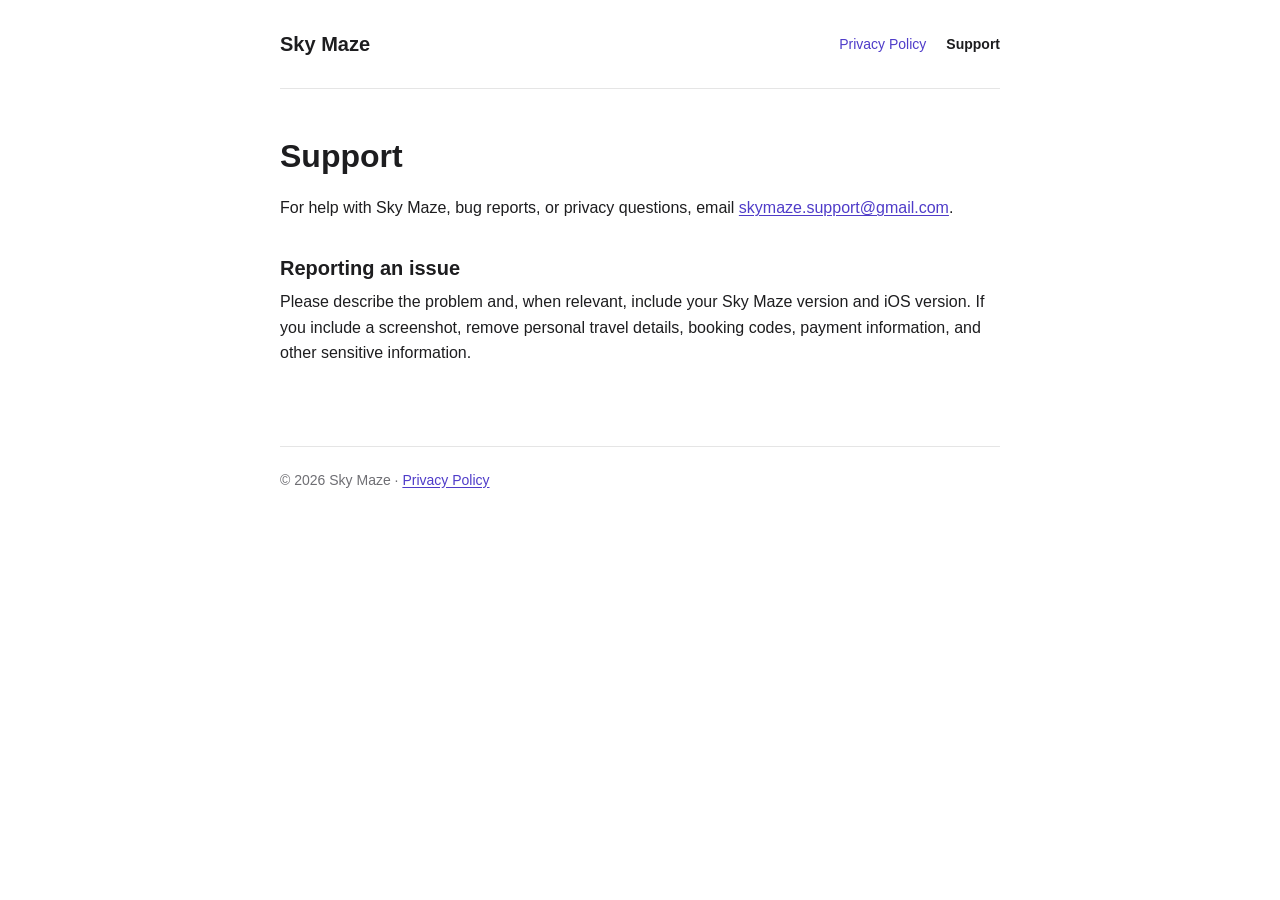
<file: support.html>
<!doctype html>
<html lang="en">
<head>
  <meta charset="utf-8">
  <meta name="viewport" content="width=device-width, initial-scale=1">
  <meta name="description" content="Sky Maze support information.">
  <title>Support — Sky Maze</title>
  <link rel="stylesheet" href="styles.css">
</head>
<body>
  <header>
    <a class="brand" href="index.html">Sky Maze</a>
    <nav aria-label="Main navigation">
      <a href="privacy.html">Privacy Policy</a>
      <a href="support.html" aria-current="page">Support</a>
    </nav>
  </header>

  <main>
    <h1>Support</h1>
    <p>For help with Sky Maze, bug reports, or privacy questions, email <a href="mailto:skymaze.support@gmail.com">skymaze.support@gmail.com</a>.</p>

    <h2>Reporting an issue</h2>
    <p>Please describe the problem and, when relevant, include your Sky Maze version and iOS version. If you include a screenshot, remove personal travel details, booking codes, payment information, and other sensitive information.</p>
  </main>

  <footer>© 2026 Sky Maze · <a href="privacy.html">Privacy Policy</a></footer>
</body>
</html>
</file>
<file: styles.css>
:root {
  font-family: -apple-system, BlinkMacSystemFont, "Segoe UI", sans-serif;
  color: #1d1d1f;
  background: #fff;
}

* { box-sizing: border-box; }

body {
  margin: 0;
  font-size: 16px;
  line-height: 1.6;
}

header, main, footer {
  width: min(100% - 40px, 720px);
  margin: 0 auto;
}

header {
  display: flex;
  justify-content: space-between;
  align-items: center;
  gap: 20px;
  padding: 28px 0;
  border-bottom: 1px solid #e5e5e5;
}

.brand {
  color: #1d1d1f;
  font-size: 20px;
  font-weight: 600;
  text-decoration: none;
}

nav {
  display: flex;
  gap: 20px;
}

a {
  color: #4f3cc9;
  text-underline-offset: 2px;
}

nav a {
  font-size: 14px;
  text-decoration: none;
}

nav a[aria-current="page"] {
  color: #1d1d1f;
  font-weight: 600;
}

main {
  padding: 48px 0 64px;
}

h1 {
  margin: 0 0 20px;
  font-size: 32px;
  line-height: 1.2;
}

h2 {
  margin: 34px 0 8px;
  font-size: 20px;
  line-height: 1.3;
}

p {
  margin: 0 0 16px;
}

.muted {
  color: #6e6e73;
}

footer {
  padding: 22px 0 32px;
  border-top: 1px solid #e5e5e5;
  color: #6e6e73;
  font-size: 14px;
}

@media (max-width: 520px) {
  header {
    align-items: flex-start;
    flex-direction: column;
    gap: 10px;
  }

  main {
    padding-top: 36px;
  }
}
</file>
